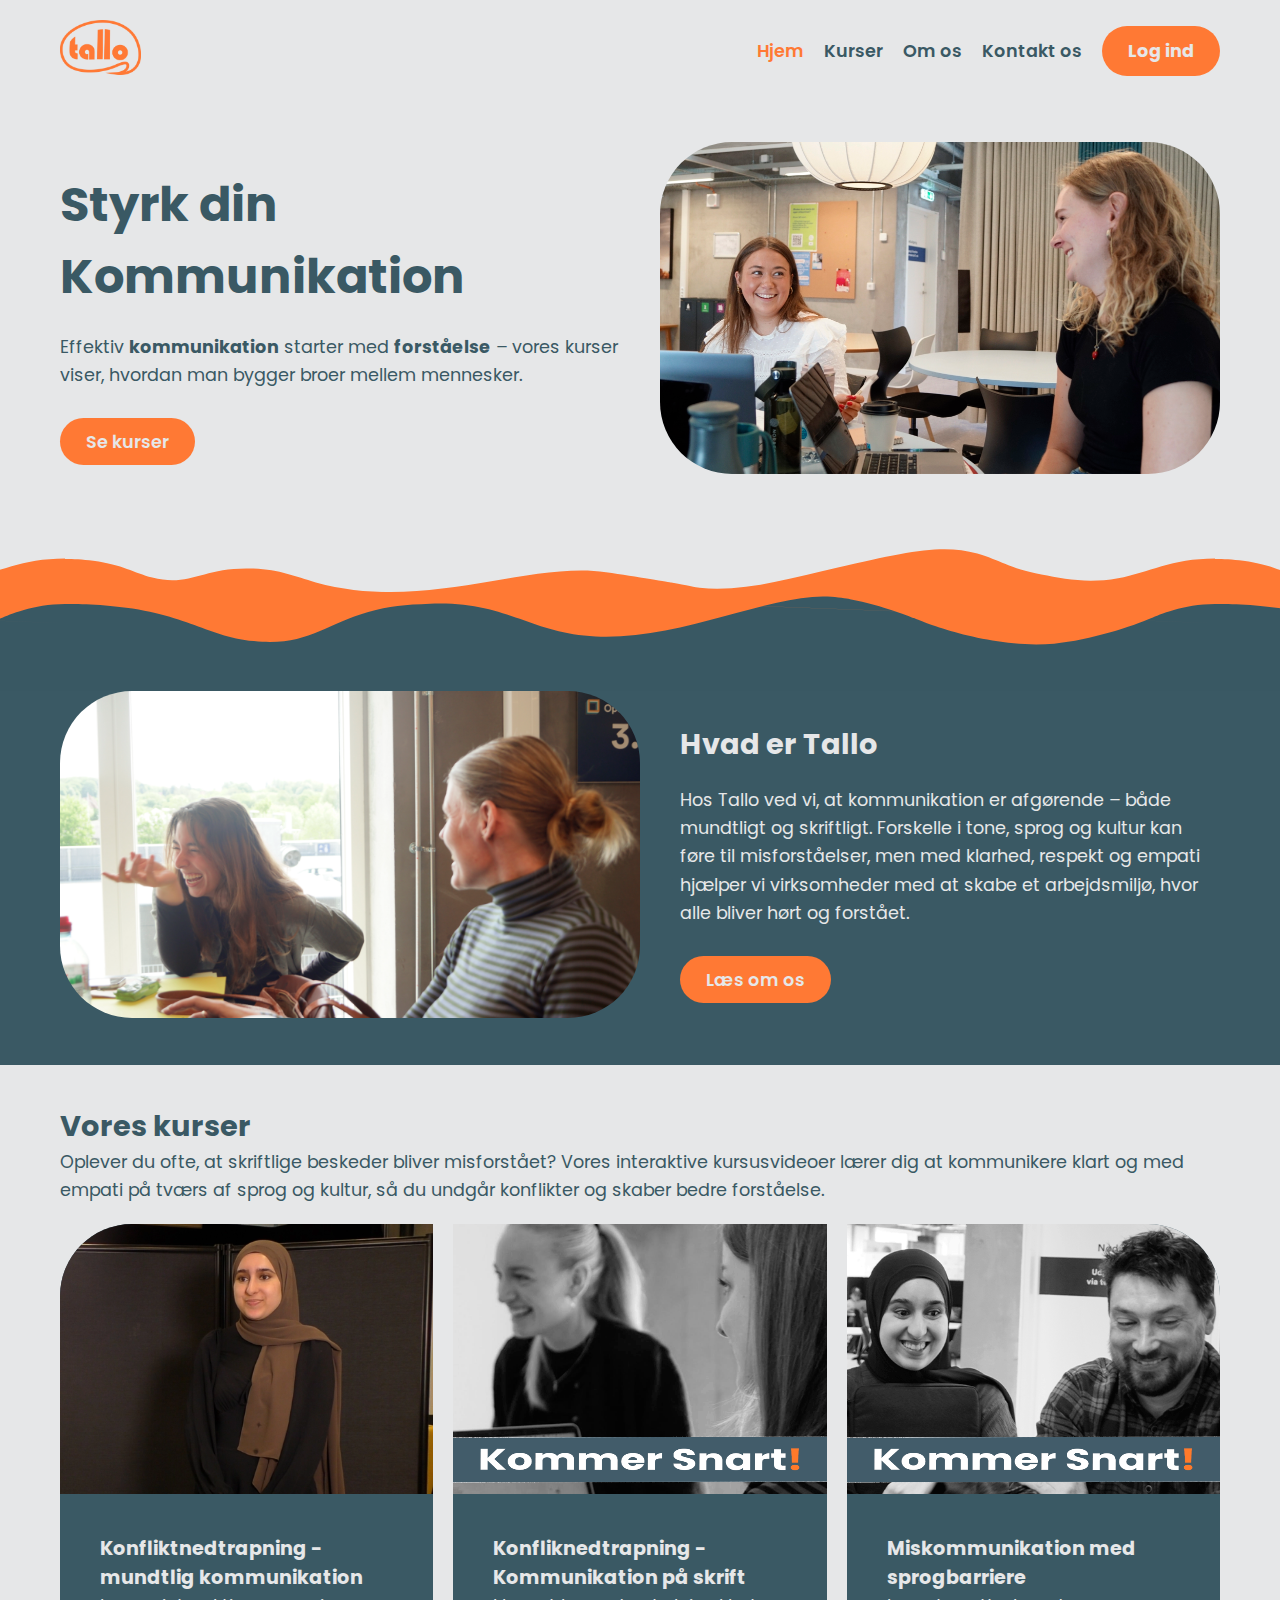
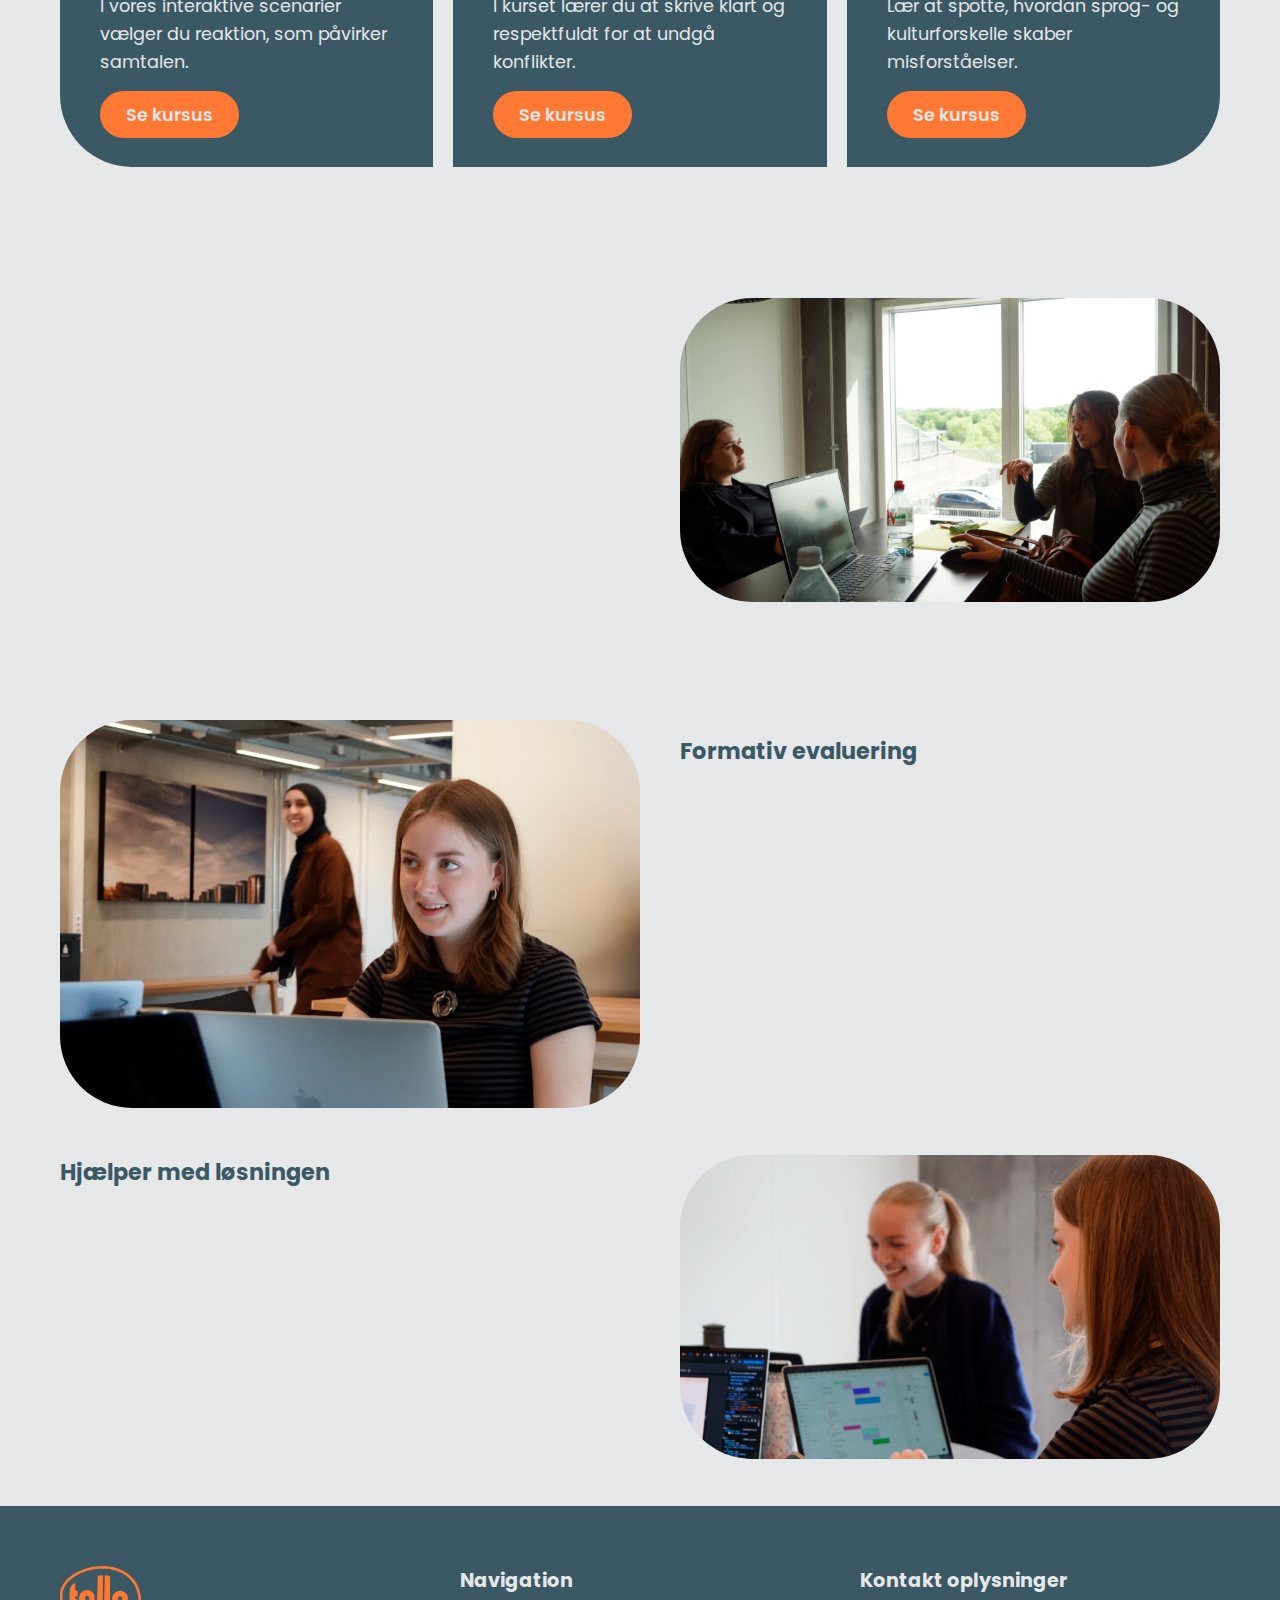
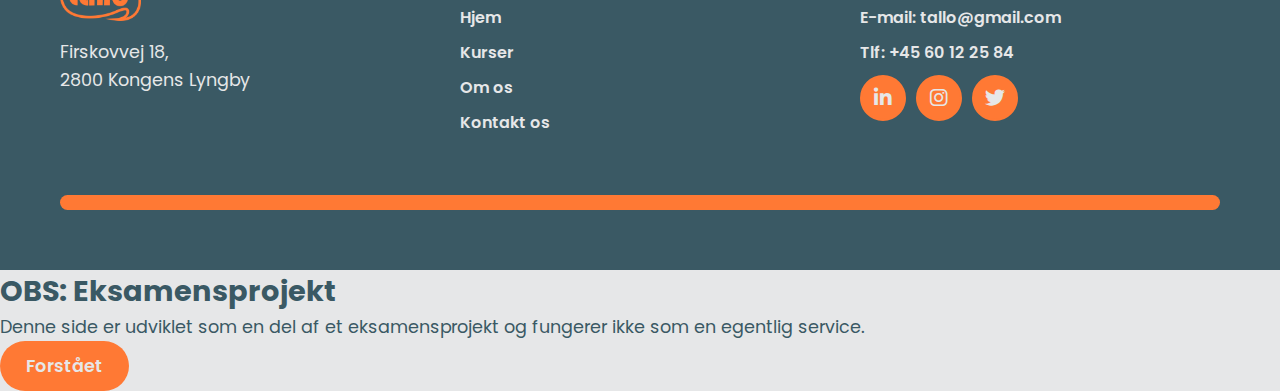
<file: index.html>
<!DOCTYPE html>
<html lang="da">
  <head>
    <meta charset="UTF-8" />
    <meta name="viewport" content="width=device-width, initial-scale=1.0" />
    <!-- Sets theme-color for the UI, especially used for mobiles -->
    <meta name="theme-color" content="#3a5964" />
    <meta name="robots" content="index, follow" />
    <link
      rel="sitemap"
      type="application/xml"
      title="Sitemap"
      href="sitemap.xml"
    />
    <meta
      name="description"
      content="Effektiv kommunikation starter med forståelse – opdag hvordan vi bygger broer mellem mennesker."
    />
    <title>Tallo - Styrk din Kommunikation</title>
    <link rel="icon" type="image/webp" href="img/icon-update.webp" />
    <link rel="stylesheet" href="style.css" />
    <!-- Open Graph -->
    <meta property="og:title" content="Tallo – Index" />
    <meta property="og:description" content="Lær mere om Index på Tallo." />
    <meta property="og:type" content="website" />
    <meta
      property="og:url"
      content="https://artbyhala.dk/Tallo/Tallo/index.html"
    />
    <meta property="og:site_name" content="Tallo" />
    <meta property="og:locale" content="da_DK" />
    <meta
      property="og:image"
      content="https://artbyhala.dk/Tallo/Tallo/img/icon-update.webp"
    />

    <!-- Twitter Card -->
    <meta name="twitter:card" content="summary_large_image" />
    <meta name="twitter:title" content="Tallo – Index" />
    <meta name="twitter:description" content="Lær mere om Index på Tallo." />
    <meta
      name="twitter:image"
      content="https://artbyhala.dk/Tallo/Tallo/img/icon-update.webp"
    />
    <script defer src="is-logged-in.js"></script>
    <script defer src="btt.js"></script>
    <script defer src="burgermenu.js"></script>
    <script defer src="login.js"></script>
    <script defer src="carousel.js"></script>
    <script defer src="loader.js"></script>
    <script defer src="study-pop-up.js"></script>
  </head>
  <!-- Google tag (gtag.js) -->
  <script
    async
    src="https://www.googletagmanager.com/gtag/js?id=G-6Y6X7QG16Y"
  ></script>
  <script>
    window.dataLayer = window.dataLayer || [];
    function gtag() {
      dataLayer.push(arguments);
    }
    gtag("js", new Date());

    gtag("config", "G-6Y6X7QG16Y");
  </script>

  <body>
    <!-- Loading Screen -->
    <div id="loader">
      <img src="img/logo-normal-update.webp" alt="Logo" class="logo" />
      <div class="dots">
        <span class="loading-dot"></span>
        <span class="loading-dot"></span>
        <span class="loading-dot"></span>
      </div>
    </div>

    <div class="content" style="display: none">
      <button class="btt" aria-label="Til toppen"></button>
      <!-- Navigation -->
      <header>
        <div class="logo">
          <a href="index.html"
            ><img
              src="img/logo-normal-update.webp"
              alt="Tallo Logo"
              aria-label="Til forsiden"
          /></a>
        </div>

        <!-- Burger Menu (only shows on mobile) -->
        <button class="burger" id="burger" aria-label="Toggle menu">
          <span></span>
          <span></span>
          <span></span>
        </button>

        <nav role="navigation" id="mobile-nav">
          <a class="active" href="index.html">Hjem</a>
          <a href="courses.html">Kurser</a>
          <a href="about-us.html">Om os</a>
          <a href="contact.html">Kontakt os</a>
          <!-- Login / Profil -->
          <a
            href="login.html"
            class="login-btn"
            id="login-button"
            aria-label="Log ind på din profil"
            >Log ind</a
          >
          <a
            href="profile.html"
            class="login-btn"
            id="profile-link"
            style="display: none"
            aria-label="Gå til din profil"
            >Min profil</a
          >
        </nav>
      </header>

      <main class="hero">
        <div>
          <h1>Styrk din Kommunikation</h1>
          <p>
            Effektiv <strong>kommunikation</strong> starter med <strong>forståelse</strong> –
            vores kurser viser, hvordan man bygger broer mellem mennesker.
          </p>

          <a class="cta-button" href="courses.html" aria-label="Se kurser"
            >Se kurser</a
          >
        </div>

        <div class="intro-image hidden-mobile">
          <img src="img/stock-img-4.webp" alt="Folk der kommunikerer" />
        </div>
      </main>

      <div class="waves"></div>

      <section class="intro-section">
        <!-- Wave-top SVG -->

        <div class="intro-content">
          <div class="intro-image">
            <img
              src="img/stock-img-1.webp"
              alt="To piger kommunikere sammen"
              loading="lazy"
            />
          </div>

          <div class="intro-text">
            <h2>Hvad er Tallo</h2>

            <p>
              Hos Tallo ved vi, at kommunikation er afgørende – både mundtligt
              og skriftligt. Forskelle i tone, sprog og kultur kan føre til
              misforståelser, men med klarhed, respekt og empati hjælper vi
              virksomheder med at skabe et arbejdsmiljø, hvor alle bliver hørt
              og forstået.
            </p>

            <a
              class="cta-button"
              href="about-us.html"
              aria-label="Gå til om os'"
              >Læs om os</a
            >
          </div>
        </div>
      </section>

      <section class="courses">
        <h2>Vores kurser</h2>
        <p>
          Oplever du ofte, at skriftlige beskeder bliver misforstået? Vores
          interaktive kursusvideoer lærer dig at kommunikere klart og med empati
          på tværs af sprog og kultur, så du undgår konflikter og skaber bedre
          forståelse.
        </p>

        <button class="scroll-btn left-btn">‹</button>
        <button class="scroll-btn right-btn">›</button>

        <div class="courses-content" id="carousel">
          
          <div class="box left">
            <div class="top top-left"></div>

            <div class="bottom">
              <div class="bottom-text">
                <h4>Konfliktnedtrapning - mundtlig kommunikation</h4>
                <p>
                  I vores interaktive scenarier vælger du reaktion, som påvirker
                  samtalen.
                </p>
              </div>

              <div>
                <a
                  class="cta-button"
                  href="courses.html#communicationVerbal"
                  aria-label="Se kursus om mundtlig kommunikation"
                  >Se kursus</a
                >
              </div>
            </div>
          </div>

          <div class="box middle">
            <div class="top top-middle">
              <img
                src="img/overlay.png"
                alt="Kommer Snart overlay"
                loading="lazy"
              />
            </div>

            <div class="bottom">
              <div class="bottom-text">
                <h4>Konfliknedtrapning - Kommunikation på skrift</h4>
                <p>
                  I kurset lærer du at skrive klart og respektfuldt for at undgå
                  konflikter.
                </p>
              </div>
              <div>
                <a
                  class="cta-button"
                  href="courses.html#communicationWritten"
                  aria-label="Se kursus om skriftlig kommunikation"
                  >Se kursus</a
                >
              </div>
            </div>
          </div>

          <div class="box right">
            <div class="top top-right">
              <img
                src="img/overlay.png"
                alt="Kommer Snart overlay"
                loading="lazy"
              />
            </div>

            <div class="bottom">
              <div class="bottom-text">
                <h4>Miskommunikation med sprogbarriere</h4>
                <p>
                  Lær at spotte, hvordan sprog- og kulturforskelle skaber
                  misforståelser.
                </p>
              </div>

              <div>
                <a
                  class="cta-button"
                  href="courses.html#languageBarrier"
                  aria-label="Se kursus om sprogbarrierer"
                  >Se kursus</a
                >
              </div>
            </div>
          </div>
        </div>

        <div class="dots" id="dots"></div>
      </section>


        <section class="theory-section" >
        <!-- Row 1 -->
        <div class="intro-content">
          <div class="intro-text">
            <h2>Kommunikation i praksis og teori</h2>
            <p>
              Tallo er udviklet med afsæt i kommunikationsteori og pædagogiske
                læringsprincipper. Vi bygger videre på klassiske modeller som
                Shannon og Weavers transmissionsmodel og Berlos SMCR-model, og
                kombinerer dem med nyere tilgange som emotionel intelligens og
                styrkebaseret feedback. Målet er ikke blot at forstå
                kommunikation – men at mestre den i praksis.

            </p>
            <p>
                 I Tallo lærer brugeren gennem handling og refleksion. Vores
                kursusstruktur bygger på Kolbs læringscirkel og tilbyder
                virkelighedsnære scenarier, hvor man træffer valg og ser
                konsekvensen af sin kommunikation. Denne metode skaber dyb
                forståelse og langtidsholdbare færdigheder.

            </p>
          </div>
          <div class="intro-image">
            <img src="img/stock-img-16.webp" alt="Koncept billede" />
          </div>
        </div>

        <div class="intro-content reverse">
          <div class="intro-image hidden-mobile">
            <img
              src="img/stock-img-5.webp"
              alt="Billede af kommunikation"
              loading="lazy"
            />
          </div>
          <div class="intro-text">
            <h3>Formativ evaluering</h3>
            <p>
              Vi arbejder med formativ evaluering – brugeren får kontinuerlig
                feedback i stedet for karakterer. Scenarier kan gentages og
                udforskes på nye måder, hvilket understøtter en iterativ
                læringsproces og styrker refleksiv praksis.
            </p>
            <p>
              Tallos indhold er designet med inspiration fra Appreciative
                Inquiry og dialogisk pædagogik. Det betyder, at vi fokuserer på
                styrker fremfor fejl, og lægger vægt på relationel læring.
                Kurserne er ikke blot information – de er samtaler og
                oplevelser.

            </p>
          </div>
        </div>

               
        <!-- Row 1 -->
        <div class="intro-content">
          <div class="intro-text">
            <h3>Hjælper med løsningen</h3>
            <p>
              Kurserne omfatter konfliktnedtrapning, skriftlig kommunikation
                og interkulturel forståelse. Vi anvender Hofstedes
                kulturteorier, Golemans begreber om selvregulering og Grices
                samtaleprincipper for at skabe en grundig og bred tilgang.


            </p>
            <p>
                 Tallo gør ikke brugeren perfekt – men bevidst. Bevidst om sine
                valg, sin tone og sin indvirkning. Det er her, transformationen
                starter.


            </p>
          </div>
          <div class="intro-image">
            <img src="img/stock-img-3.webp" alt="Koncept billede" />
          </div>
        </div>
      </section>

      

      <!-- Here comes the Footer -->
      <footer>
        <div class="footer-container">
          <div class="footer left">
            <div class="logo">
              <a href="index.html"
                ><img
                  src="img/logo-normal-update.webp"
                  alt="Tallo Logo"
                  aria-label="Til forsiden"
              /></a>
            </div>
            <p>Firskovvej 18, <br />2800 Kongens Lyngby</p>
          </div>

          <div role="navigation" class="footer middle">
            <h4>Navigation</h4>
            <a href="index.html">Hjem</a>
            <a href="courses.html">Kurser</a>
            <a href="about-us.html">Om os</a>
            <a href="contact.html">Kontakt os</a>
          </div>

          <div class="footer right">
            <h4>Kontakt oplysninger</h4>
            <a href="mailto:contact@cphbusiness.dk">E-mail: tallo@gmail.com</a>
            <a href="tel:+4560122584">Tlf: +45 60 12 25 84</a>
            <div class="links">
              <a href="https://www.linkedin.com/in/" target="_blank"
                ><i class="fab fa-linkedin-in"></i
              ></a>
              <a href="https://www.instagram.com/" target="_blank"
                ><i class="fab fa-instagram"></i
              ></a>
              <a href="https://www.twitter.com/" target="_blank"
                ><i class="fab fa-twitter"></i
              ></a>
            </div>
          </div>
        </div>

        <div class="footer-line">
          <div class="line"></div>
        </div>
      </footer>
    </div>
    <!-- Pop-Up -->
    <div id="exam-popup" class="exam-popup-overlay">
      <div class="exam-popup-box">
        <h2>OBS: Eksamensprojekt</h2>
        <p>
          Denne side er udviklet som en del af et eksamensprojekt og fungerer
          ikke som en egentlig service.
        </p>
        <button id="close-popup" class="cta-button">Forstået</button>
      </div>


    </div>
  </body>
</html>
</file>
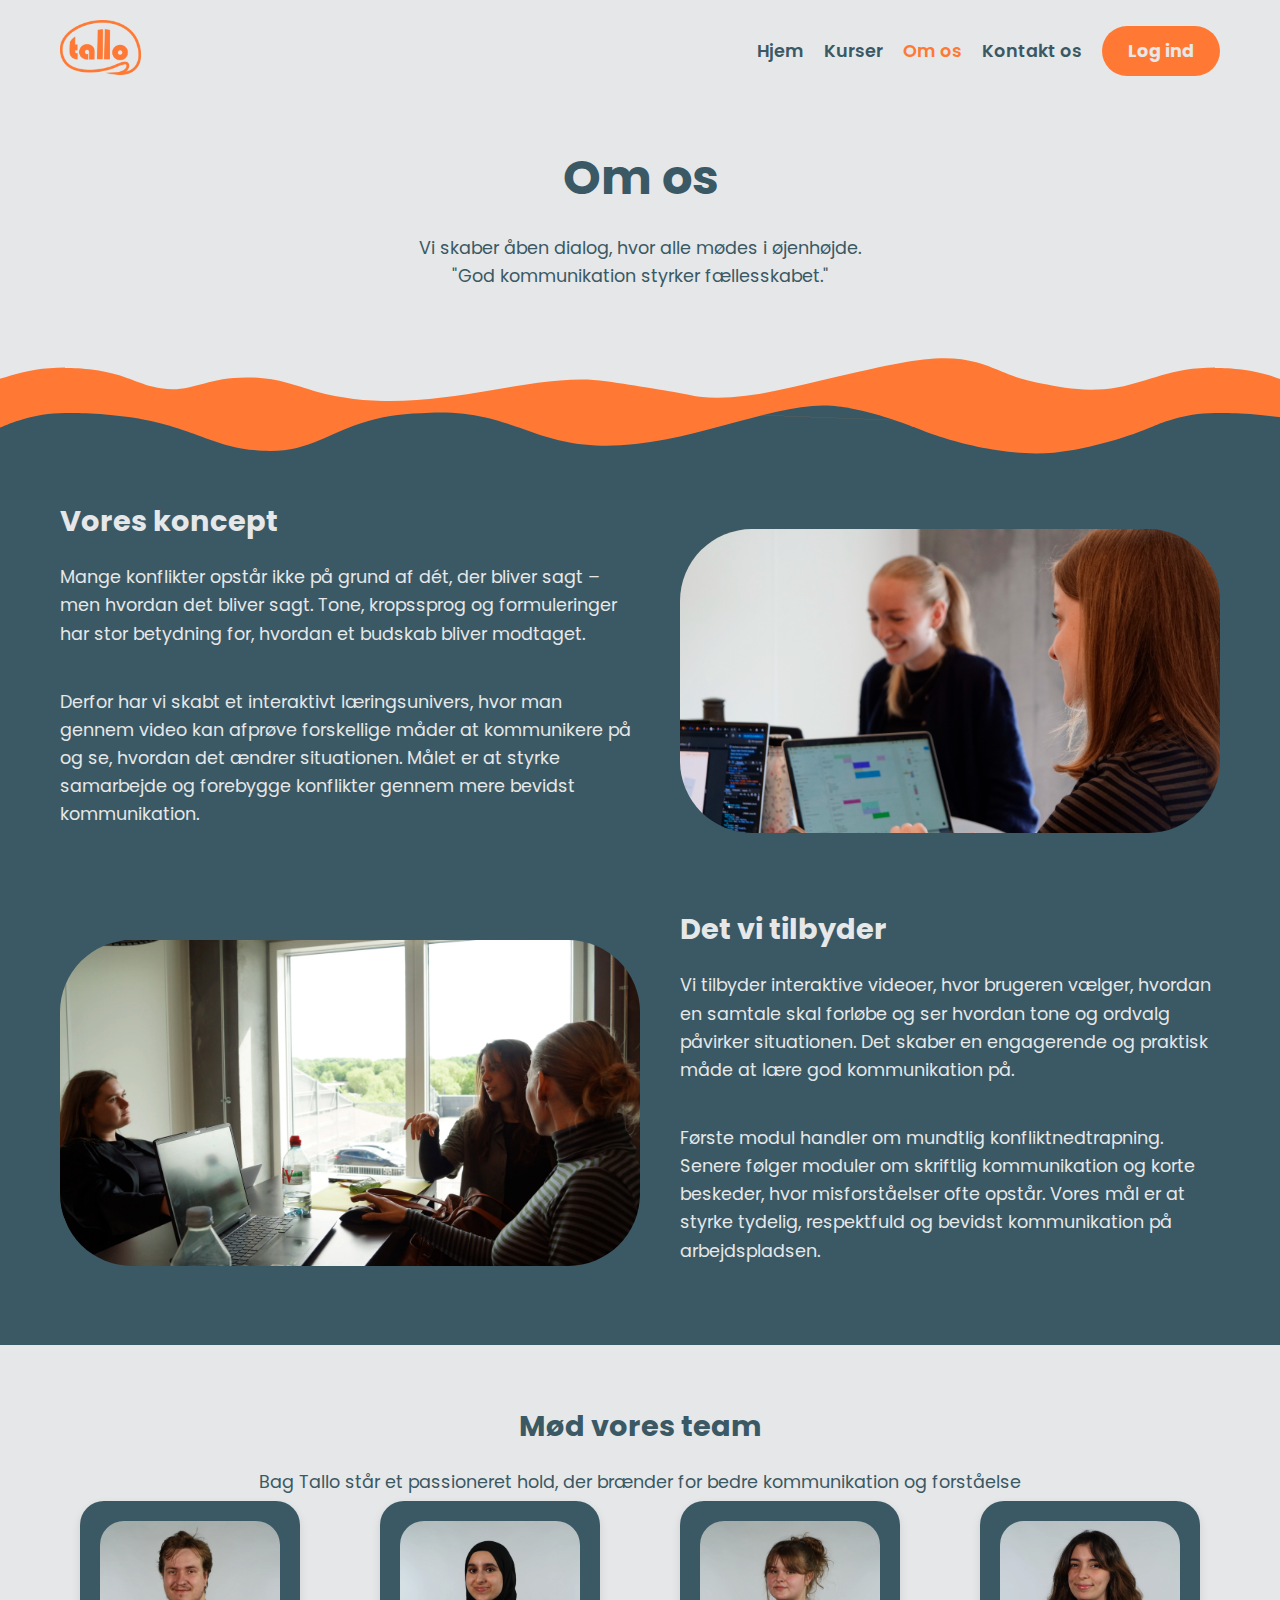
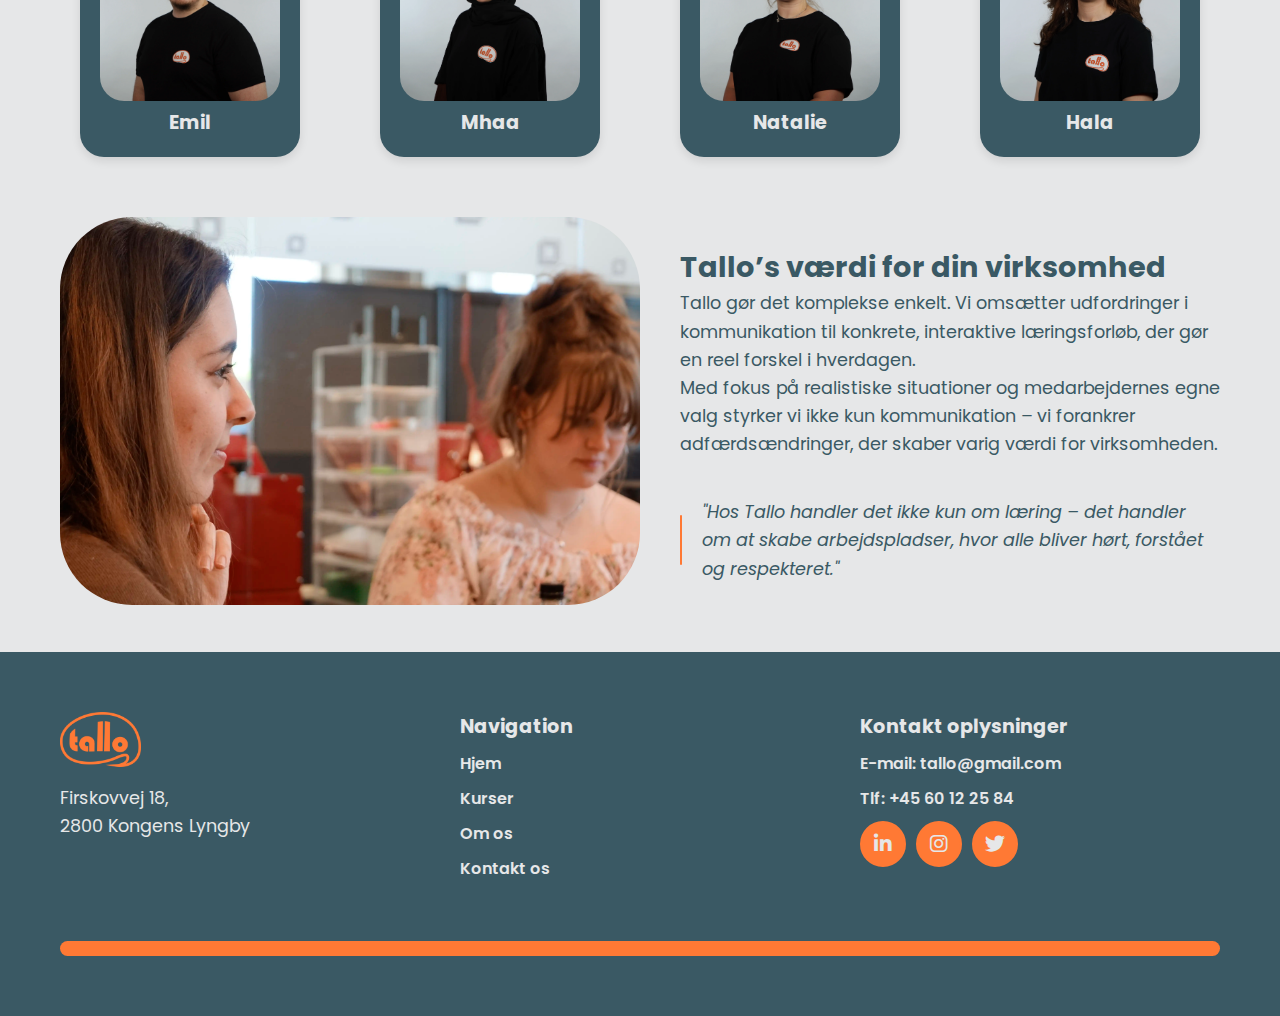
<file: about-us.html>
<!DOCTYPE html>
<html lang="da">

<head>
  <meta charset="UTF-8">
  <meta name="viewport" content="width=device-width, initial-scale=1.0">
  <!-- Sets theme-color for the UI, especially used for mobiles -->
  <meta name="theme-color" content="#3a5964" />
  <meta name="robots" content="index, follow">
  <meta name="description" content="Om Tallo, Om Teamet, Om Os.">
  <title>Om Os - Tallo</title>
  <link rel="shortcut icon" type="x-icon" href="img/icon-update.webp">
  <link rel="stylesheet" href="style.css">
  <script defer src="is-logged-in.js"></script>
  <script defer src="btt.js"></script>
  <script defer src="burgermenu.js"></script>
  <script defer src="card-toggle.js"></script>
  <script defer src="login.js"></script>
  <script defer src="loader.js"></script>
</head>
<!-- Google tag (gtag.js) -->
<script async src="https://www.googletagmanager.com/gtag/js?id=G-6Y6X7QG16Y"></script>
<script>
  window.dataLayer = window.dataLayer || [];
  function gtag() { dataLayer.push(arguments); }
  gtag('js', new Date());

  gtag('config', 'G-6Y6X7QG16Y');
</script>

<body>

  <div id="loader">
    <img src="img/logo-normal-update.webp" alt="Logo" class="logo" />
    <div class="dots">
      <span class="loading-dot"></span>
      <span class="loading-dot"></span>
      <span class="loading-dot"></span>
    </div>
  </div>

  <div class="content" style="display: none;"> 
  <button class="btt" aria-label="Til toppen"></button>

  <header>

    <div class="logo">
      <a href="index.html"><img src="img/logo-normal-update.webp" alt="Tallo Logo" aria-label="Til forsiden"></a>
    </div>

    <!-- Burger button (only shows on mobile) -->
    <button class="burger" id="burger" aria-label="Åben Menu">
      <span></span>
      <span></span>
      <span></span>
    </button>


    <nav role="navigation" id="mobile-nav">
      <a href="index.html">Hjem</a>
      <a href="courses.html">Kurser</a>
      <a  class="active" href="about-us.html" aria-current="Nuværende side">Om os</a>
      <a href="contact.html">Kontakt os</a>
      <!-- Login / Profil -->
      <a href="login.html" class="login-btn" id="login-button" aria-label="Log ind på din profil">Log ind</a>
      <a href="profile.html" class="login-btn" id="profile-link" style="display: none;" aria-label="Gå til din profil">Min profil</a>
    </nav>



  </header>


  <section class="about-hero">

    <div class="hero-container">

      <div class="hero-text">

        <h1>Om os</h1>

        <p>Vi skaber åben dialog, hvor alle mødes i øjenhøjde.
        </p>
        <p> "God kommunikation styrker fællesskabet."
        </p>

      </div>
    </div>
  </section>

  <!-- Wave-top SVG -->
  <div class="waves"></div>

  <section class="intro-section">
    <!-- Row 1 -->
    <div class="intro-content">
      <div class="intro-text">
        <h2>Vores koncept</h2>
        <p>Mange konflikter opstår ikke på grund af dét, der bliver sagt – men hvordan det bliver sagt. Tone, kropssprog
          og formuleringer har stor betydning for, hvordan et budskab bliver modtaget.</p>
        <p>Derfor har vi skabt et interaktivt læringsunivers, hvor man gennem video kan afprøve forskellige måder at
          kommunikere på og se, hvordan det ændrer situationen. Målet er at styrke samarbejde og forebygge konflikter
          gennem mere bevidst kommunikation.</p>
      </div>
      <div class="intro-image hidden-mobile">
        <img src="img/stock-img-3.webp" alt="Koncept billede">
      </div>
    </div>

    <div class="intro-content reverse">
      <div class="intro-image">
        <img src="img/komi-1-update.webp" alt="Billede af kommunikation">
      </div>
      <div class="intro-text">
        <h2>Det vi tilbyder</h2>
        <p>Vi tilbyder interaktive videoer, hvor brugeren vælger, hvordan en samtale skal forløbe og ser hvordan tone
          og ordvalg påvirker situationen. Det skaber en engagerende og praktisk måde at lære god kommunikation på.</p>
        <p>Første modul handler om mundtlig konfliktnedtrapning. Senere følger moduler om skriftlig kommunikation og
          korte beskeder, hvor misforståelser ofte opstår. Vores mål er at styrke tydelig, respektfuld og bevidst
          kommunikation på arbejdspladsen.
        </p>
      </div>

    </div>
  </section>

  <!-- meet the team -->
  <section class="team-section">
    <h2>Mød vores team</h2>
    <p>Bag Tallo står et passioneret hold, der brænder for bedre kommunikation og forståelse</p>

    <div class="team-container">
      <div class="team-card" id="card-emil" onclick="toggleCard('card-emil')" aria-label="Læs mere om Emil">
        <img src="img/teamCardEmil.webp" alt="Billede af Emil">
        <h4>Emil</h4>
        <div class="team-info">
          <p>Emil arbejder med front-end og interaktive løsninger. Han har haft ansvar for kodning og brugervenlighed.
          </p>
          <p>Se mere af Emils arbejde <a target="_blank" class="external-link"
              href="https://designsbygray.com/" aria-label="se mere af Emils arbejde">her.</a></p>
        </div>
      </div>

      <div class="team-card" id="card-mhaa" onclick="toggleCard('card-mhaa')" aria-label="Læs mere om Mhaa">
        <img src="img/teamCardMhaa.webp" alt="Billede af Mhaa">
        <h4>Mhaa</h4>
        <div class="team-info">
          <p>Mhaa har stået for grafisk design, brugerrejser og UX-orienterede beslutninger.</p>
          <p>Se mere af Mhaas arbejde <a target="_blank" class="external-link"
              href="https://mhaa0112gmail.com/Eksamensprojekt-1-semester/index.html" aria-label="se mere af Mhaas arbejde">her.</a></p>
        </div>
      </div>

      <div class="team-card" id="card-natalie" onclick="toggleCard('card-natalie')" aria-label="Læs mere om Natalie">
        <img src="img/teamCardNatalie.webp" alt="Billede af Natalie">
        <h4>Natalie</h4>
        <div class="team-info">
          <p>Natalie har arbejdet med tekstforfatning, storytelling og projektets tone of voice.</p>
          <p>Se mere af Natalies arbejde <a target="_blank" class="external-link"
              href="https://nvdesign.dk/portofolio/index.html" aria-label="se mere af Natalies arbejde">her.</a></p>
        </div>
      </div>

      <div class="team-card" id="card-hala" onclick="toggleCard('card-hala')" aria-label="Læs mere om Hala">
        <img src="img/teamCardHala.webp" alt="Billede af Hala">
        <h4>Hala</h4>
        <div class="team-info">
          <p>Hala har stået for dokumentation, research og sikring af kvalitet og kommunikation.</p>
          <p>Se mere af Halas arbejde <a target="_blank" class="external-link"
              href="https://artbyhala.dk/min%20portfolio/Opdateret%20Version/portfolio%20test%20med%20video%20loop/index.html" aria-label="se mere af Halas arbejde">her.</a>
          </p>
        </div>
      </div>
    </div>
  </section>


  <!-- Info scetion -->
  <section class="info-section">
    <div class="intro-content">

      <div class="intro-image">
        <img src="img/stock-img-9.webp" alt="Portræt">
      </div>

      <div class="info-text">
        <h2>Tallo’s værdi for din virksomhed</h2>
        <p>Tallo gør det komplekse enkelt. Vi omsætter udfordringer i kommunikation til konkrete, interaktive
          læringsforløb, der gør en reel forskel i hverdagen.
        </p>
        <p>Med fokus på realistiske situationer og medarbejdernes
          egne valg styrker vi ikke kun kommunikation – vi forankrer adfærdsændringer, der skaber varig værdi for
          virksomheden. </p>
        <div class="big-quote">
          <div class="quote-line"></div>
          <p>"Hos Tallo handler det ikke kun om læring – det handler om at skabe arbejdspladser, hvor alle bliver hørt,
            forstået og respekteret."</p>
        </div>
      </div>
  </section>

  <footer>
    <div class="footer-container">
      <div class="footer left">
        <div class="logo">
          <a href="index.html"><img src="img/logo-normal-update.webp" alt="Tallo Logo" aria-label="Til forsiden"/></a>
        </div>
        <p>Firskovvej 18, <br />2800 Kongens Lyngby</p>
      </div>

      <div role="navigation" class="footer middle">
        <h4>Navigation</h4>
        <a href="index.html">Hjem</a>
        <a href="courses.html">Kurser</a>
        <a href="about-us.html" aria-current="Nuværende side">Om os</a>
        <a href="contact.html">Kontakt os</a>
      </div>

      <div class="footer right">
        <h4>Kontakt oplysninger</h4>
        <a href="mailto:contact@cphbusiness.dk">E-mail: tallo@gmail.com</a>
        <a href="tel:+4560122584">Tlf: +45 60 12 25 84</a>
        <div class="links">
          <a href="https://www.linkedin.com/in/" target="_blank"><i class="fab fa-linkedin-in"></i></a>
          <a href="https://www.instagram.com/" target="_blank"><i class="fab fa-instagram"></i></a>
          <a href="https://www.twitter.com/" target="_blank"><i class="fab fa-twitter"></i></a>
        </div>

      </div>
    </div>

    <div class="footer-line">
      <div class="line"></div>
    </div>
  </footer>
</div>
</body>

</html>
</file>
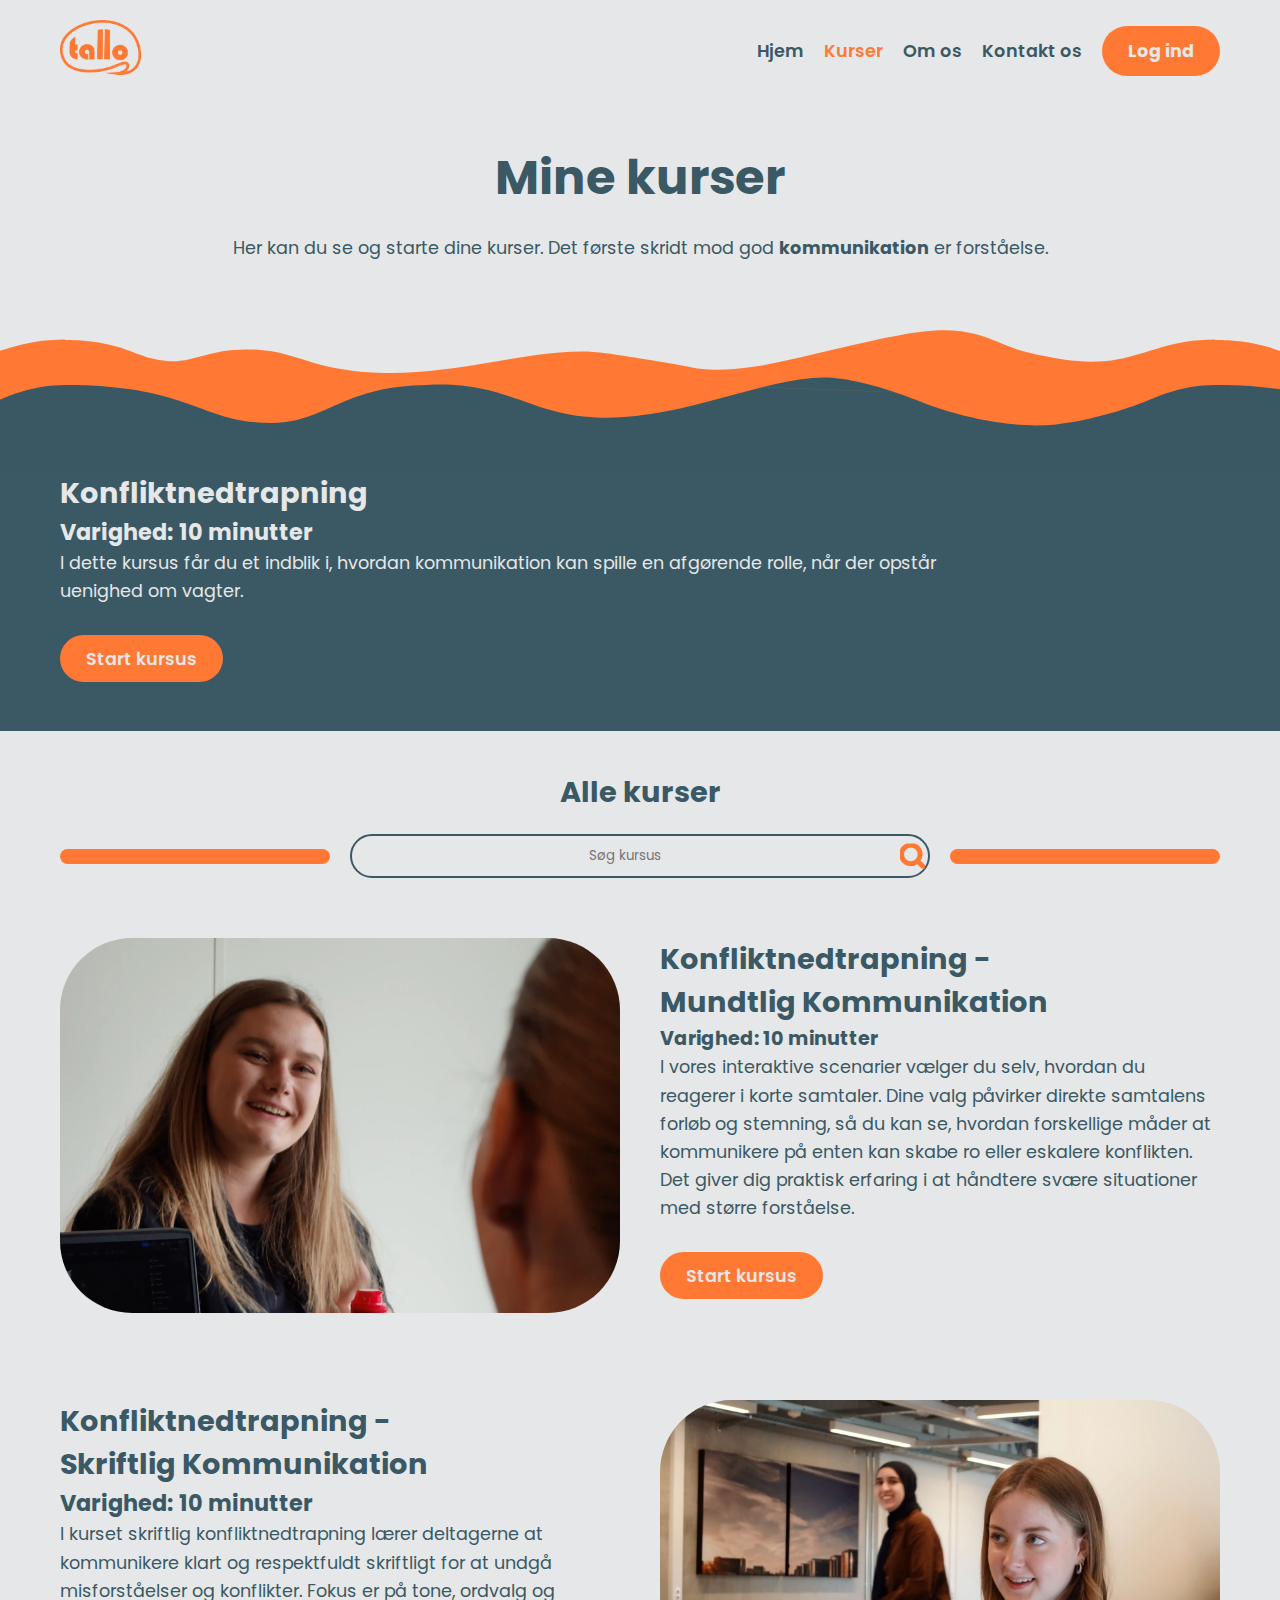
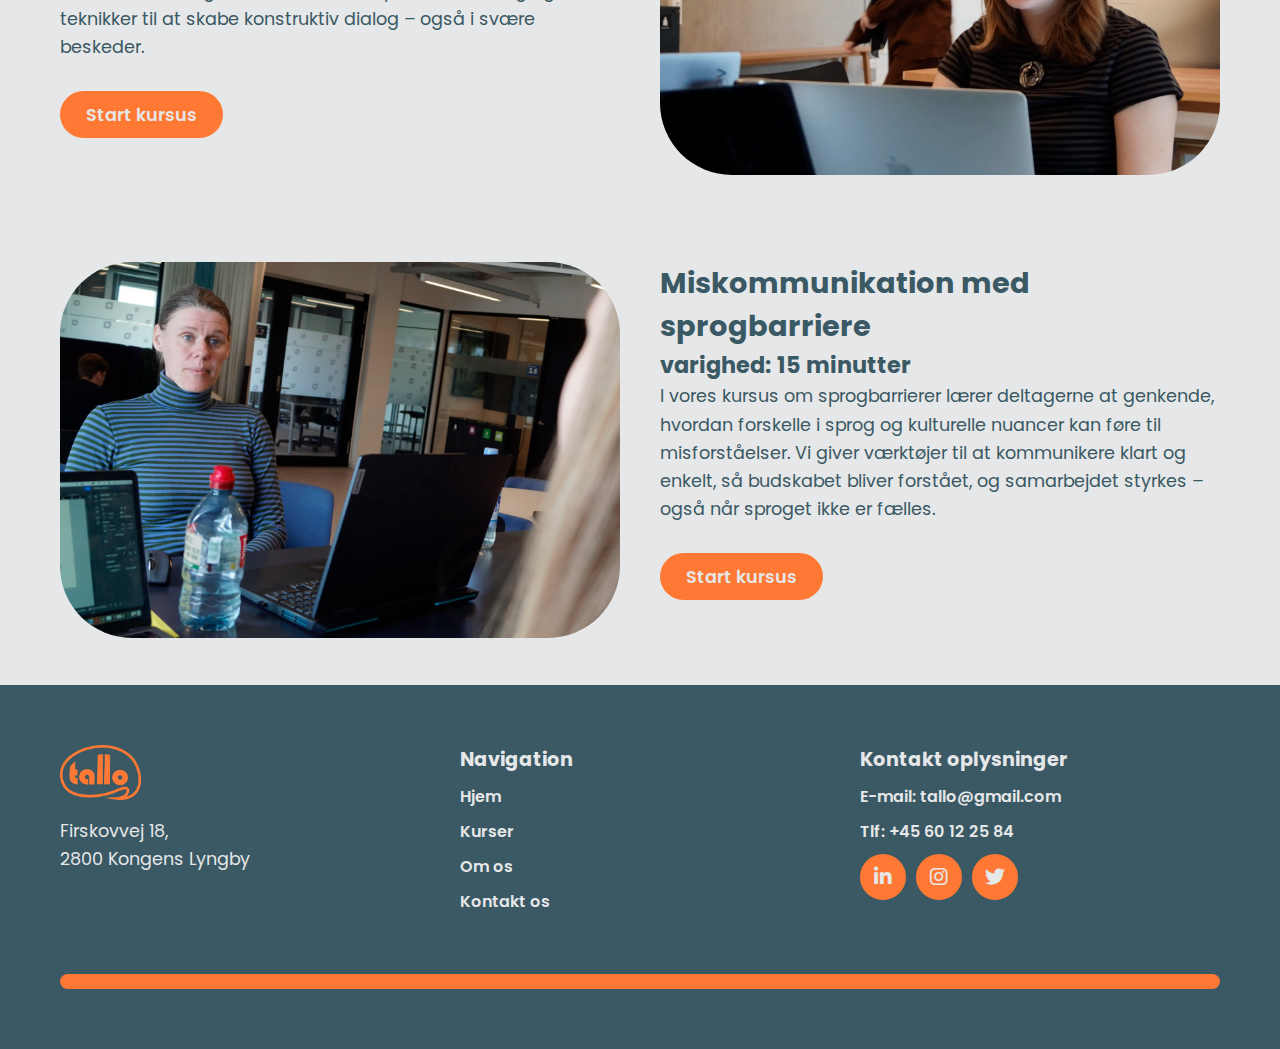
<file: courses.html>
<!DOCTYPE html>
<html lang="da">

<head>
  <meta charset="UTF-8" />
  <meta name="viewport" content="width=device-width, initial-scale=1.0" />
  <!-- Sets theme-color for the UI, especially used for mobiles -->
  <meta name="theme-color" content="#3a5964" />
  <meta name="robots" content="index, follow" />
  <meta name="description" content="Kommunikations kurser for erhvervsmarkedet og arbejdspladser." />
  <title>Kurser - Tallo</title>
  <link rel="shortcut icon" type="x-icon" href="img/icon.png" />
  <link rel="stylesheet" href="style.css" />
  <script defer src="course-search.js"></script>
  <script defer src="is-logged-in.js"></script>
  <script defer src="burgermenu.js"></script>
  <script defer src="btt.js"></script>
  <script defer src="login.js"></script>
</head>

<body>
  <button class="btt"></button>

  <!-- Navigation -->
  <header>
    <div class="logo">
      <a href="index.html"><img src="img/logo-normal.png" alt="Logo" /></a>
    </div>

    <!-- Burger button (only shows on mobile) -->
    <button class="burger" id="burger" aria-label="Toggle menu">
      <span></span>
      <span></span>
      <span></span>
    </button>

    <nav id="mobile-nav">
      <a href="index.html">Hjem</a>
      <a class="active" href="courses.html">Kurser</a>
      <a  href="about-us.html">Om os</a>
      <a href="contact.html">Kontakt os</a>
      <!-- Login / Profil -->
      <a href="login.html" class="login-btn" id="login-button">Log ind</a>
      <a href="profile.html" class="login-btn" id="profile-link" style="display: none;">Min profil</a>
    </nav>
  </header>

  <overfold class="about-hero">
    <div class="hero-container">
      <div class="hero-text">
        <h1>Mine kurser</h1>

        <p>
          Her kan du se og starte dine kurser. Det første skridt mod god
          <strong>kommunikation</strong> er forståelse.
        </p>
      </div>
    </div>
  </overfold>

  <div class="waves"></div>
  <section class="intro-section kurser">
    <div class="kursus-content">
      <h2>Konfliktnedtrapning</h2>
      <h3>Varighed: 10 minutter</h3>
      <p class="feeder-text">
        I dette kursus får du et indblik i, hvordan kommunikation kan spille
        en afgørende rolle, når der opstår uenighed om vagter.
      </p>

      <div class="kursus-button">
        <a id="start-course-btn" class="cta-button" target="_blank" href="contact-course-1.html">Start kursus</a>
      </div>
    </div>
  </section>

  <section class="all-courses">
    
    
  <main class="search-bar">

    <div class="search-bar-header">
      <h2>Alle kurser</h2>
    </div>

      <div class="search-bar-content">
        <div class="line"></div>

        <div class="search-bar-center">
          

          <div class="input-wrapper">
            <svg class="search-icon" fill="#ccc" height="25px" width="25px" xmlns="http://www.w3.org/2000/svg"
              viewBox="0 0 512 512">
                          <path d="M495,466.1l-110.1-110.1c31.1-37.7,48-84.6,48-134
                          c0-56.4-21.9-109.3-61.8-149.2C331.3,32.9,278.3,11,222,11
                          c-56.3,0-109.3,21.9-149.2,61.8C32.9,112.6,11,165.6,11,222
                          c0,56.3,21.9,109.3,61.8,149.2C112.6,411,165.6,433,222,433
                          c49.5,0,96.4-16.9,134-48l110.1,110c8,8,20.9,8,28.9,0
                          C503,487,503,474.1,495,466.1z M101.7,342.2c-32.2-32.1-49.9-74.8-49.9-120.2
                          c0-45.4,17.7-88.2,49.8-120.3c32.1-32.1,74.8-49.8,120.3-49.8
                          c45.4,0,88.2,17.7,120.3,49.8c32.1,32.1,49.8,74.8,49.8,120.3
                          c0,45.4-17.7,88.2-49.8,120.3c-32.1,32.1-74.9,49.8-120.3,49.8
                          C176.3,392,133.6,374.3,101.7,342.2z" />
            </svg>
            <input type="text" id="course-search" placeholder="Søg kursus" />
          </div>
        </div>

        <div class="line"></div>
      </div>
    </main>

    <section id="course-list" class="course-container">
      <div class="course-box">
        <div class="intro-image course-img">
          <img src="img/stock-img-7.webp" alt="Kursus 1 billede" />
        </div>

        <div>
          <h2>Konfliktnedtrapning -</h2>
          <h2>Mundtlig Kommunikation</h2>
          <h4>Varighed: 10 minutter</h4>

          <p>
            I vores interaktive scenarier vælger du selv, hvordan du reagerer
            i korte samtaler. Dine valg påvirker direkte samtalens forløb og
            stemning, så du kan se, hvordan forskellige måder at kommunikere
            på enten kan skabe ro eller eskalere konflikten. Det giver dig
            praktisk erfaring i at håndtere svære situationer med større
            forståelse.
          </p>

          <a class="cta-button" href="contact-course-1.html">Start kursus</a>
        </div>
      </div>
      <div class="course-box">
        <div class="intro-image course-img">
          <img src="img/stock-img-5.webp" alt="kursus 2 billede" />
        </div>

        <div>
          <h2>Konfliktnedtrapning -</h2>
          <h2>Skriftlig Kommunikation</h2>
          <h3>Varighed: 10 minutter</h3>

          <p>
            I kurset skriftlig konfliktnedtrapning lærer deltagerne at
            kommunikere klart og respektfuldt skriftligt for at undgå
            misforståelser og konflikter. Fokus er på tone, ordvalg og
            teknikker til at skabe konstruktiv dialog – også i svære beskeder.
          </p>

          <a class="cta-button" href="not-ready.html">Start kursus</a>
        </div>
      </div>
      <div class="course-box">
        <div class="intro-image course-img">
          <img src="img/stock-img-8.webp" alt="Kursus 3 billede" />
        </div>

        <div>
          <h2>Miskommunikation med sprogbarriere</h2>
          <h3>varighed: 15 minutter</h3>

          <p>
            I vores kursus om sprogbarrierer lærer deltagerne at genkende,
            hvordan forskelle i sprog og kulturelle nuancer kan føre til
            misforståelser. Vi giver værktøjer til at kommunikere klart og
            enkelt, så budskabet bliver forstået, og samarbejdet styrkes –
            også når sproget ikke er fælles.
          </p>

          <a class="cta-button" href="not-ready.html">Start kursus</a>
        </div>
      </div>
    </section>
  </section>

  <footer>
    <div class="footer-container">
      <div class="footer left">
        <div class="logo">
          <a href="index.html"><img src="img/logo-normal.png" alt="Tallo Logo" /></a>
        </div>
        <p>Firskovvej 18, <br />2800 Kongens Lyngby</p>
      </div>

      <div class="footer middle">
        <h4>Navigation</h4>
        <a href="index.html">Hjem</a>
        <a href="courses.html">Kurser</a>
        <a href="about-us.html">Om os</a>
        <a href="contact.html">Kontakt os</a>
      </div>

      <div class="footer right">
        <h4>Kontakt oplysninger</h4>
        <a href="mailto:contact@cphbusiness.dk">E-mail: tallo@gmail.com</a>
        <a href="tel:+4560122584">Tlf: +45 60 12 25 84</a>
        <div class="links">
          <a href="https://www.linkedin.com/in/" target="_blank"><i class="fab fa-linkedin-in"></i></a>
          <a href="https://www.instagram.com/" target="_blank"><i class="fab fa-instagram"></i></a>
          <a href="https://www.twitter.com/" target="_blank"><i class="fab fa-twitter"></i></a>
        </div>
      </div>
    </div>

    <div class="footer-line">
      <div class="line"></div>
    </div>
  </footer>
</body>

</html>
</file>
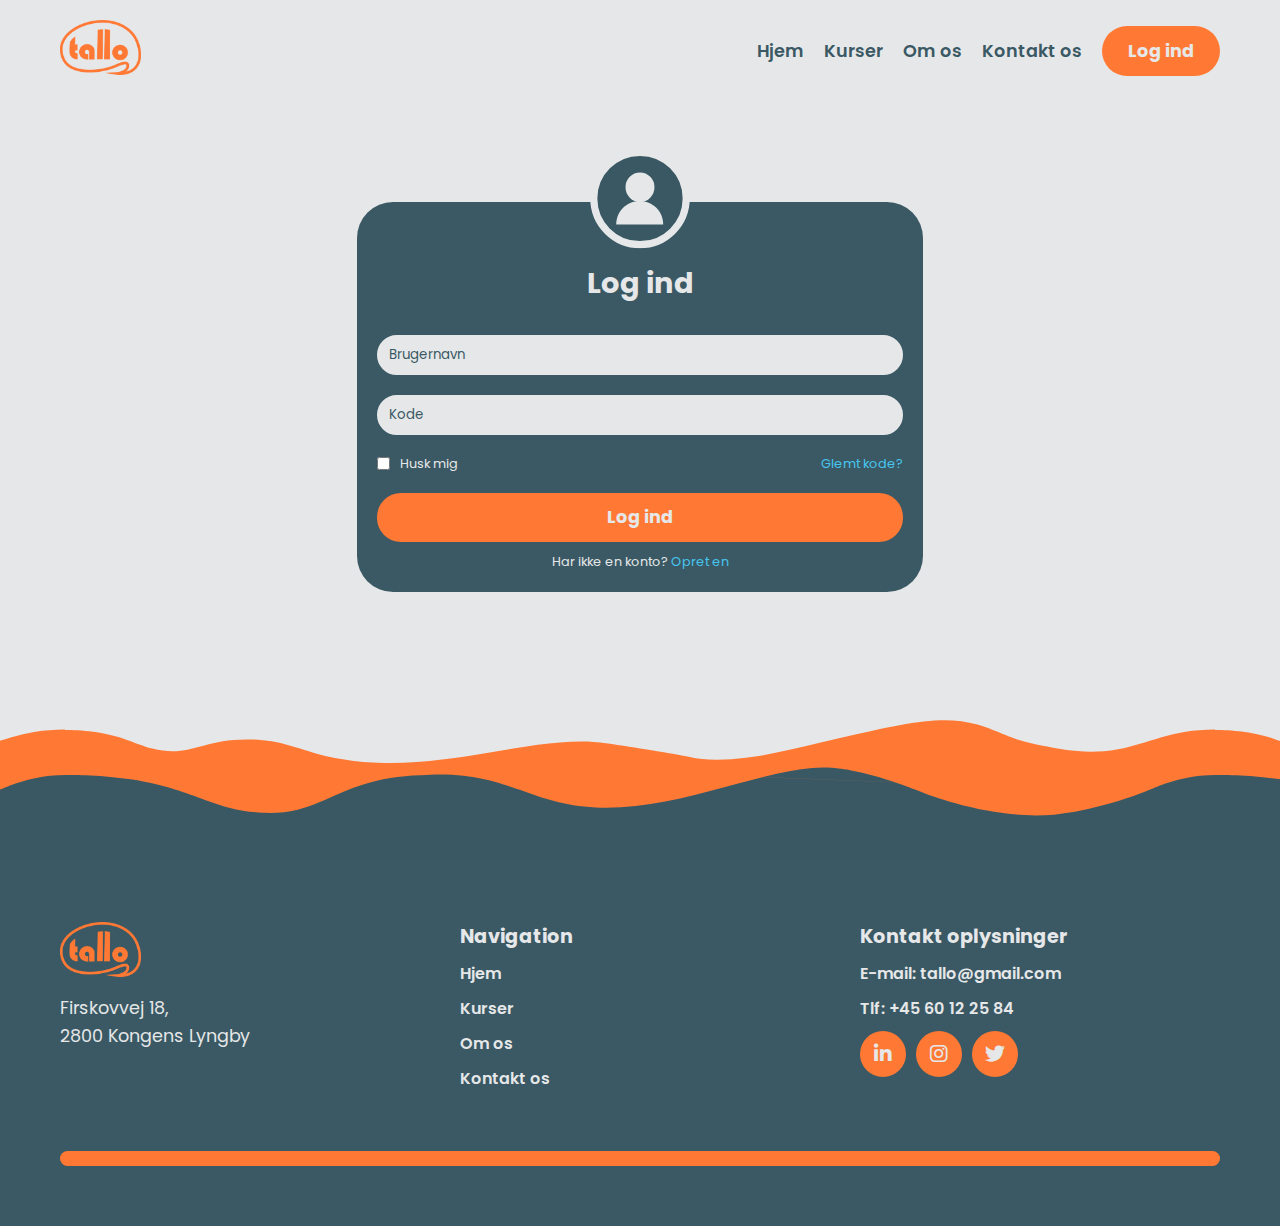
<file: login.html>
<!DOCTYPE html>
<html lang="da">
  <head>
    <meta charset="UTF-8" />
    <meta name="viewport" content="width=device-width, initial-scale=1.0" />
    <!-- Sets theme-color for the UI, especially used for mobiles -->
    <meta name="theme-color" content="#3a5964" />
    <meta name="robots" content="index, nofollow" />
    <meta
      name="description"
      content="Log ind på Tallo, bliv bedre til at kommunikere"
    />
    <title>Log Ind - Tallo</title>
    <link rel="shortcut icon" type="x-icon" href="img/icon-update.webp" />
    <link rel="stylesheet" href="style.css" />
    <script defer src="login.js"></script>
    <script defer src="burgermenu.js"></script>
    <script defer src="loader.js"></script>
  </head>
  <!-- Google tag (gtag.js) -->
  <script
    async
    src="https://www.googletagmanager.com/gtag/js?id=G-6Y6X7QG16Y"
  ></script>
  <script>
    window.dataLayer = window.dataLayer || [];
    function gtag() {
      dataLayer.push(arguments);
    }
    gtag("js", new Date());

    gtag("config", "G-6Y6X7QG16Y");
  </script>

  <body>
    <div id="loader">
      <img src="img/logo-normal-update.webp" alt="Logo" class="logo" />
      <div class="dots">
        <span class="loading-dot"></span>
        <span class="loading-dot"></span>
        <span class="loading-dot"></span>
      </div>
    </div>
    <div class="content" style="display: none">
      <!-- Navigation -->
      <header>
        <div class="logo">
          <a href="index.html"
            ><img
              src="img/logo-normal-update.webp"
              alt="Tallo Logo"
              aria-label="Til forsiden"
          /></a>
        </div>

        <button class="burger" id="burger" aria-label="Åben Menu">
          <span></span>
          <span></span>
          <span></span>
        </button>

        <nav role="navigation" id="mobile-nav">
          <a href="index.html">Hjem</a>
          <a href="courses.html">Kurser</a>
          <a href="about-us.html">Om os</a>
          <a href="contact.html">Kontakt os</a>
          <!-- Login / Profil -->
          <a
            href="login.html"
            class="login-btn"
            id="login-button"
            aria-label="Log ind på din profil"
            aria-current="Nuværende side"
            >Log ind</a
          >
          <a
            href="profile.html"
            class="login-btn"
            id="profile-link"
            style="display: none"
            aria-label="Gå til din profil"
            >Min profil</a
          >
        </nav>
      </header>

      <main>
        <div class="main-container">
          <div id="login-screen" class="login-box">
            <div class="login-content">
              <div class="icon">
                <img src="img/user-icon.svg" alt="Brugerikon" />
              </div>
              <h1>Log ind</h1>

              <div class="input-box">
                <input
                  type="text"
                  id="username"
                  placeholder="Brugernavn"
                  autocomplete="username"
                />
                <input
                  type="password"
                  id="password"
                  placeholder="Kode"
                  autocomplete="current-password"
                />
              </div>

              <div class="login-options">
                <label class="remember-me">
                  <input type="checkbox" /> Husk mig
                </label>
                <a
                  href="#"
                  class="forgot-password"
                  aria-label="Glemt din adgangskode?"
                  >Glemt kode?</a
                >
              </div>

              <button
                id="submit-login"
                class="login-btn"
                aria-label="Log ind på din profil"
              >
                Log ind
              </button>
              <p id="login-error"></p>

              <p class="signup" aria-label="Opret en ny konto">
                Har ikke en konto? <a href="#">Opret en</a>
              </p>
            </div>
          </div>
        </div>
      </main>

      <div class="waves"></div>

      <!-- Here comes the Footer -->
      <footer>
        <div class="footer-container">
          <div class="footer left">
            <div class="logo">
              <a href="index.html"
                ><img
                  src="img/logo-normal-update.webp"
                  alt="Tallo Logo"
                  aria-label="Til forsiden"
              /></a>
            </div>
            <p>Firskovvej 18, <br />2800 Kongens Lyngby</p>
          </div>

          <div role="navigation" class="footer middle">
            <h4>Navigation</h4>
            <a href="index.html">Hjem</a>
            <a href="courses.html">Kurser</a>
            <a href="about-us.html">Om os</a>
            <a href="contact.html">Kontakt os</a>
          </div>

          <div class="footer right">
            <h4>Kontakt oplysninger</h4>
            <a href="mailto:contact@cphbusiness.dk">E-mail: tallo@gmail.com</a>
            <a href="tel:+4560122584">Tlf: +45 60 12 25 84</a>
            <div class="links">
              <a href="https://www.linkedin.com/in/" target="_blank"
                ><i class="fab fa-linkedin-in"></i
              ></a>
              <a href="https://www.instagram.com/" target="_blank"
                ><i class="fab fa-instagram"></i
              ></a>
              <a href="https://www.twitter.com/" target="_blank"
                ><i class="fab fa-twitter"></i
              ></a>
            </div>
          </div>
        </div>

        <div class="footer-line">
          <div class="line"></div>
        </div>
      </footer>
    </div>
  </body>
</html>
</file>
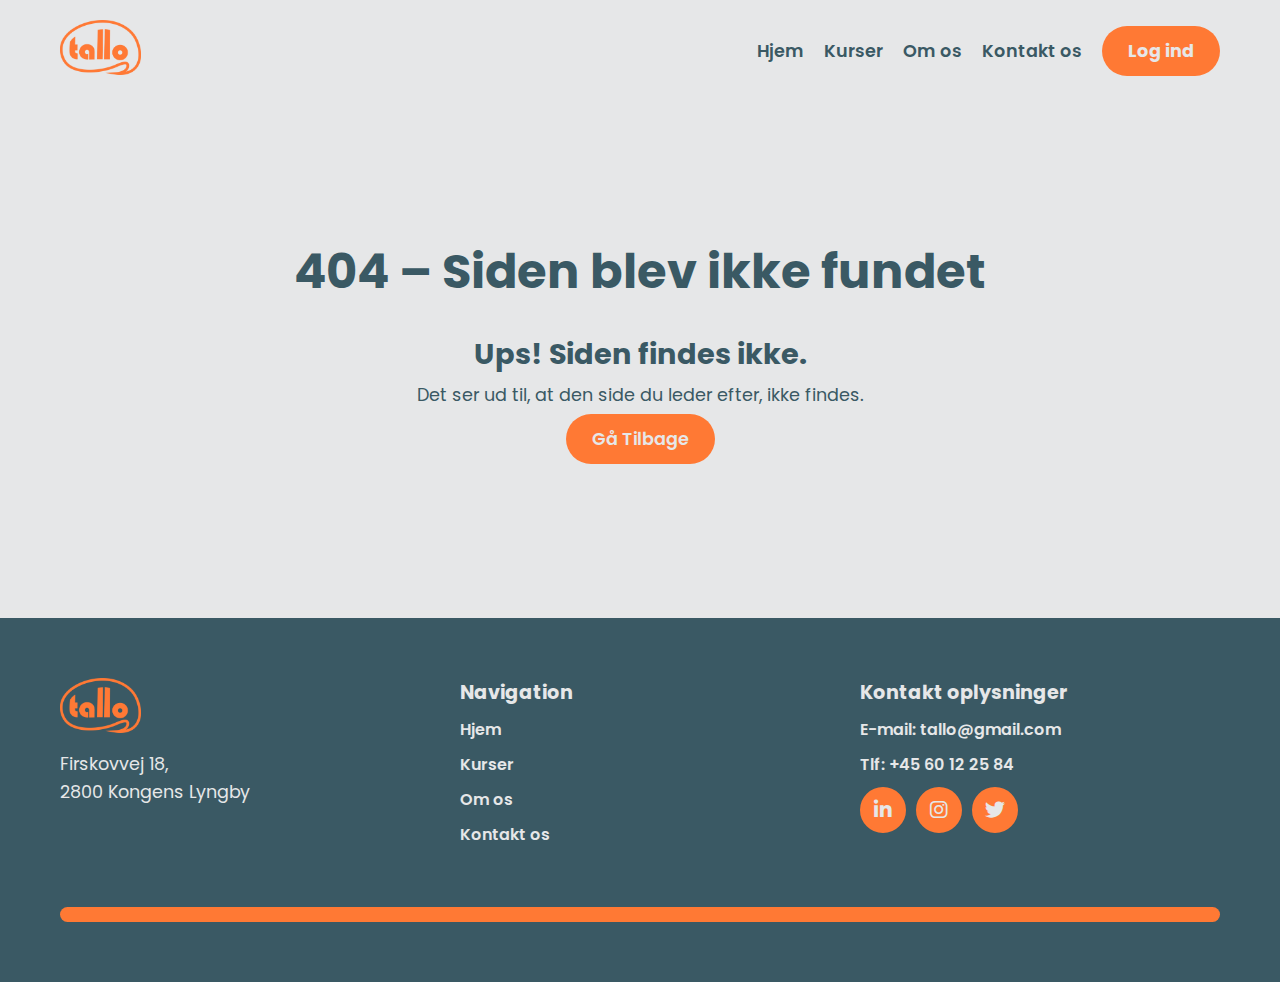
<file: not-ready.html>
<!DOCTYPE html>
<html lang="da">
  <head>
    <meta charset="UTF-8" />
    <meta name="viewport" content="width=device-width, initial-scale=1.0" />
    <meta name="theme-color" content="#3a5964" />
    <meta name="robots" content="noindex, nofollow" />
    <title>404 – Siden findes ikke | Tallo</title>
    <link rel="shortcut icon" type="image/webp" href="img/icon-update.webp" />
    <link rel="stylesheet" href="style.css" />
    <script defer src="is-logged-in.js"></script>
    <script defer src="burgermenu.js"></script>
    <script defer src="btt.js"></script>
    <script defer src="goback.js"></script>
    <script defer src="loader.js"></script>
  </head>
  <!-- Google tag (gtag.js) -->
  <script
    async
    src="https://www.googletagmanager.com/gtag/js?id=G-6Y6X7QG16Y"
  ></script>
  <script>
    window.dataLayer = window.dataLayer || [];
    function gtag() {
      dataLayer.push(arguments);
    }
    gtag("js", new Date());

    gtag("config", "G-6Y6X7QG16Y");
  </script>

  <body>
    <div id="loader">
      <img src="img/logo-normal-update.webp" alt="Logo" class="logo" />
      <div class="dots">
        <span class="loading-dot"></span>
        <span class="loading-dot"></span>
        <span class="loading-dot"></span>
      </div>
    </div>

    <div class="content" style="display: none">
      <button class="btt" aria-label="Til toppen"></button>

      <header>
        <div class="logo">
          <a href="index.html"
            ><img
              src="img/logo-normal-update.webp"
              alt="Tallos Logo"
              aria-label="Til forsiden"
          /></a>
        </div>

        <!-- Burger menu (only shows on mobile) -->
        <button class="burger" id="burger" aria-label="Åben Menu">
          <span></span>
          <span></span>
          <span></span>
        </button>

        <nav role="navigation" id="mobile-nav">
          <a href="index.html">Hjem</a>
          <a href="courses.html">Kurser</a>
          <a href="about-us.html">Om os</a>
          <a href="contact.html">Kontakt os</a>
          <!-- Login / Profil -->
          <a
            href="login.html"
            class="login-btn"
            id="login-button"
            aria-label="Log ind på din profil"
            >Log ind</a
          >
          <a
            href="profile.html"
            class="login-btn"
            id="profile-link"
            style="display: none"
            aria-label="Gå til din profil"
            >Min profil</a
          >
        </nav>
      </header>

      <!-- 404 content -->
      <div class="notfound-page">
        <main class="notfound-container">
          <h1>404 – Siden blev ikke fundet</h1>
          <h2>Ups! Siden findes ikke.</h2>
          <p>Det ser ud til, at den side du leder efter, ikke findes.</p>
          <button class="cta-button close-button">Gå Tilbage</button>
        </main>

        <!-- Here comes the Footer -->
        <footer>
          <div class="footer-container">
            <div class="footer left">
              <div class="logo">
                <a href="index.html"
                  ><img
                    src="img/logo-normal-update.webp"
                    alt="Tallo Logo"
                    aria-label="Til forsiden"
                /></a>
              </div>
              <p>Firskovvej 18, <br />2800 Kongens Lyngby</p>
            </div>

            <div role="navigation" class="footer middle">
              <h4>Navigation</h4>
              <a href="index.html">Hjem</a>
              <a href="courses.html">Kurser</a>
              <a href="about-us.html">Om os</a>
              <a href="contact.html">Kontakt os</a>
            </div>

            <div class="footer right">
              <h4>Kontakt oplysninger</h4>
              <a href="mailto:contact@cphbusiness.dk"
                >E-mail: tallo@gmail.com</a
              >
              <a href="tel:+4560122584">Tlf: +45 60 12 25 84</a>
              <div class="links">
                <a href="https://www.linkedin.com/in/" target="_blank"
                  ><i class="fab fa-linkedin-in"></i
                ></a>
                <a href="https://www.instagram.com/" target="_blank"
                  ><i class="fab fa-instagram"></i
                ></a>
                <a href="https://www.twitter.com/" target="_blank"
                  ><i class="fab fa-twitter"></i
                ></a>
              </div>
            </div>
          </div>

          <div class="footer-line">
            <div class="line"></div>
          </div>
        </footer>
      </div>
    </div>
  </body>
</html>
</file>
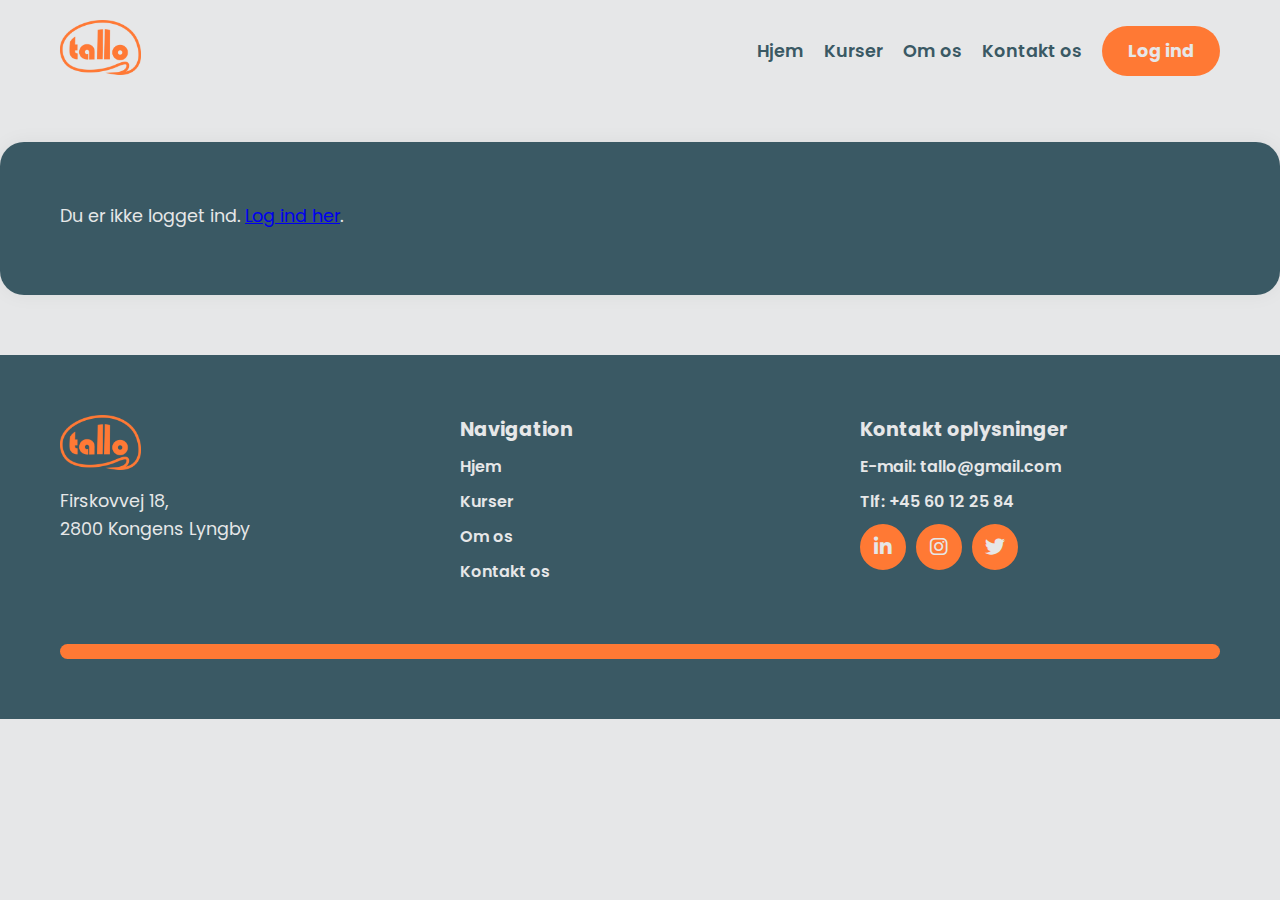
<file: profile.html>
<!DOCTYPE html>
<html lang="en">
  <head>
    <meta charset="UTF-8" />
    <meta name="viewport" content="width=device-width, initial-scale=1.0" />
    <!-- Sets theme-color for the UI, especially used for mobiles -->
    <meta name="theme-color" content="#3a5964" />
    <meta name="robots" content="noindex, nofollow" />
    <link rel="icon" type="x-icon" href="/img/icon-update.webp" />
    <title>Brugerprofil - Tallo</title>
    <link rel="stylesheet" href="style.css" />
    <script defer src="is-logged-in.js"></script>
    <script defer src="profile.js"></script>
    <script defer src="burgermenu.js"></script>
    <script defer src="btt.js"></script>
    <script defer src="login.js"></script>
    <script defer src="loader.js"></script>
  </head>
  <!-- Google tag (gtag.js) -->
  <script
    async
    src="https://www.googletagmanager.com/gtag/js?id=G-6Y6X7QG16Y"
  ></script>
  <script>
    window.dataLayer = window.dataLayer || [];
    function gtag() {
      dataLayer.push(arguments);
    }
    gtag("js", new Date());

    gtag("config", "G-6Y6X7QG16Y");
  </script>

  <body>
    <div id="loader">
      <img src="img/logo-normal-update.webp" alt="Logo" class="logo" />
      <div class="dots">
        <span class="loading-dot"></span>
        <span class="loading-dot"></span>
        <span class="loading-dot"></span>
      </div>
    </div>

    <div class="content" style="display: none">
      <button class="btt" aria-label="Til toppen"></button>
      <header>
        <div class="logo">
          <a href="index.html"
            ><img
              src="img/logo-normal-update.webp"
              alt="Tallo Logo"
              aria-label="Til forsiden"
          /></a>
        </div>

        <!-- Burger button (only shows on mobile) -->
        <button class="burger" id="burger" aria-label="Åben Menu">
          <span></span>
          <span></span>
          <span></span>
        </button>

        <nav role="navigation" id="mobile-nav">
          <a href="index.html">Hjem</a>
          <a href="courses.html">Kurser</a>
          <a href="about-us.html">Om os</a>
          <a href="contact.html">Kontakt os</a>
          <!-- Login / Profil -->
          <a
            href="login.html"
            class="login-btn"
            id="login-button"
            aria-label="Log ind på din profil"
            >Log ind</a
          >
          <a
            href="profile.html"
            class="login-btn"
            id="profile-link"
            style="display: none"
            aria-label="Gå til din profil"
            aria-current="Nuværende side"
            >Min profil</a
          >
        </nav>
      </header>

      <section id="profile" class="profile-container">
        <!-- This content will be generated dynamically -->
      </section>
      <footer>
        <div class="footer-container">
          <div class="footer left">
            <div class="logo">
              <a href="index.html"
                ><img
                  src="img/logo-normal-update.webp"
                  alt="Tallo Logo"
                  aria-label="Til forsiden"
              /></a>
            </div>
            <p>Firskovvej 18, <br />2800 Kongens Lyngby</p>
          </div>

          <div role="navigation" class="footer middle">
            <h4>Navigation</h4>
            <a href="index.html">Hjem</a>
            <a href="courses.html">Kurser</a>
            <a href="about-us.html">Om os</a>
            <a href="contact.html">Kontakt os</a>
          </div>

          <div class="footer right">
            <h4>Kontakt oplysninger</h4>
            <a href="mailto:contact@cphbusiness.dk">E-mail: tallo@gmail.com</a>
            <a href="tel:+4560122584">Tlf: +45 60 12 25 84</a>
            <div class="links">
              <a href="https://www.linkedin.com/in/" target="_blank"
                ><i class="fab fa-linkedin-in"></i
              ></a>
              <a href="https://www.instagram.com/" target="_blank"
                ><i class="fab fa-instagram"></i
              ></a>
              <a href="https://www.twitter.com/" target="_blank"
                ><i class="fab fa-twitter"></i
              ></a>
            </div>
          </div>
        </div>

        <div class="footer-line">
          <div class="line"></div>
        </div>
      </footer>
    </div>
  </body>
</html>
</file>
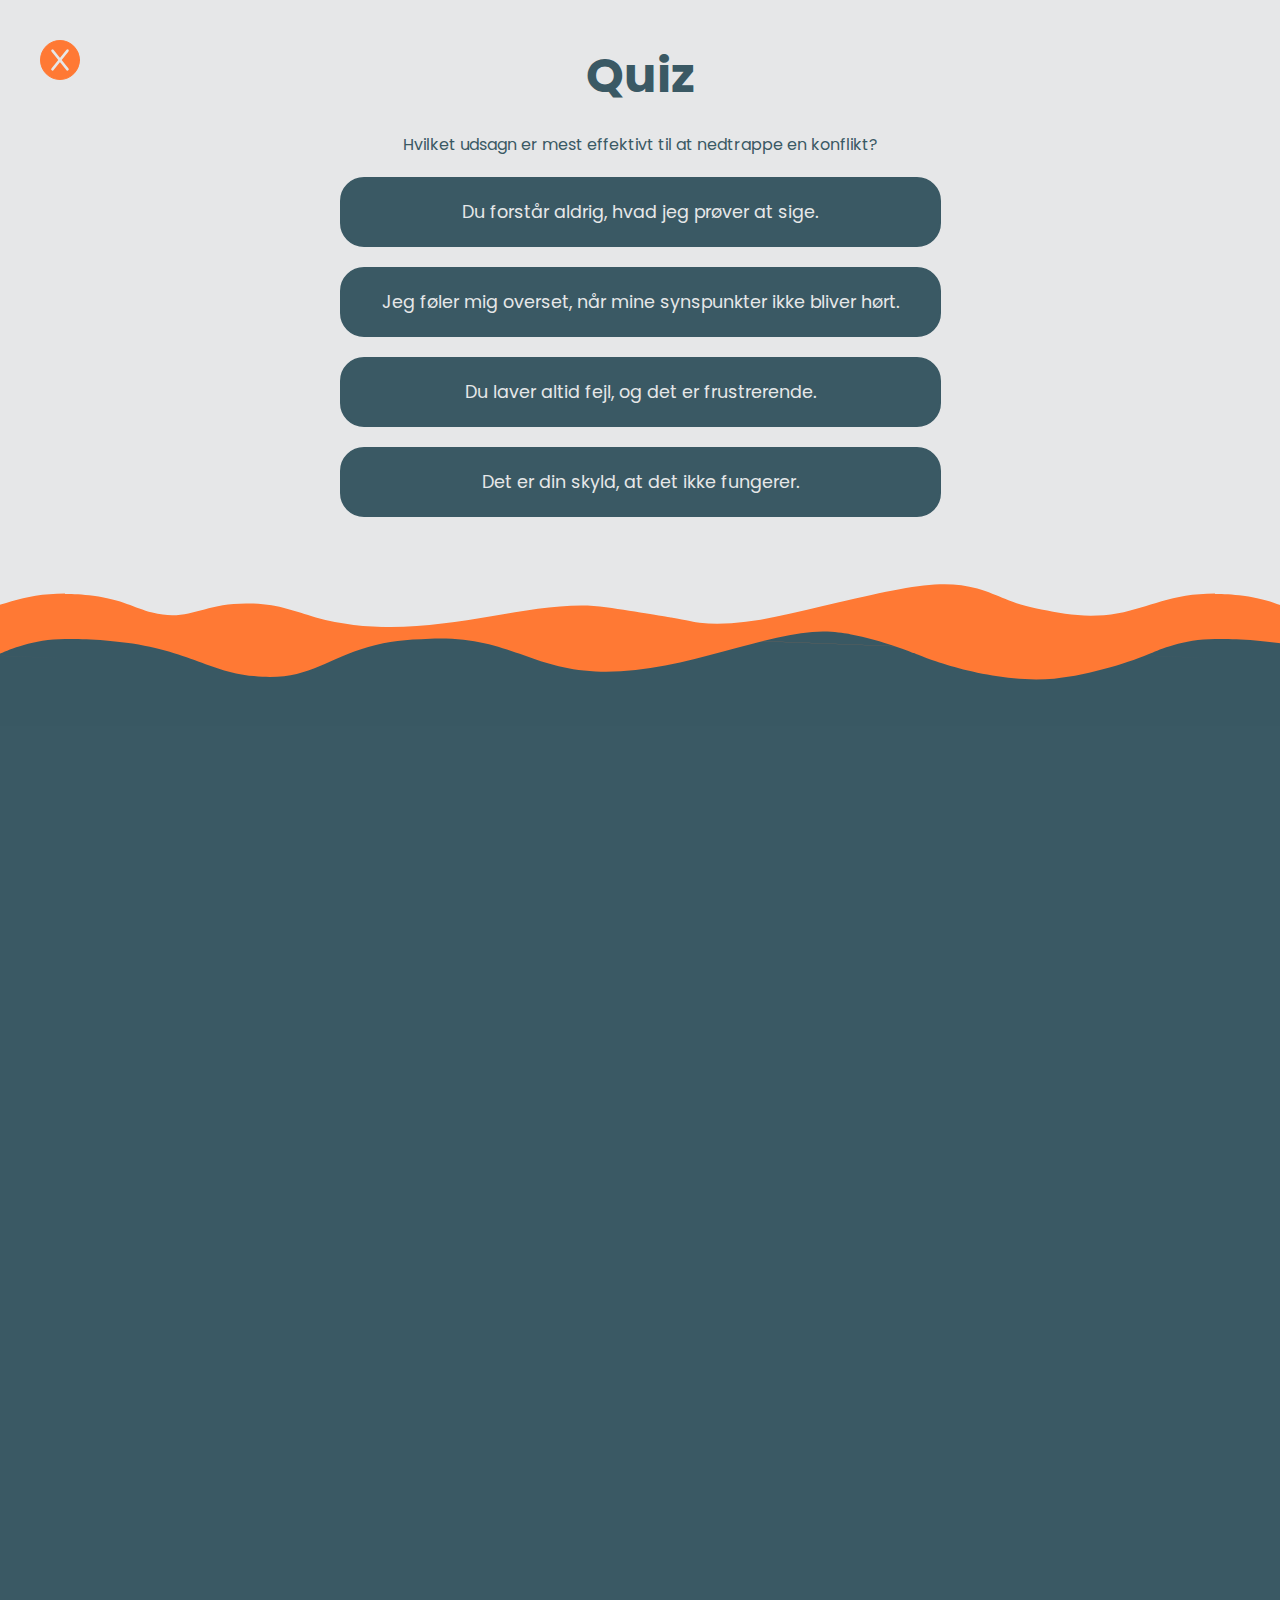
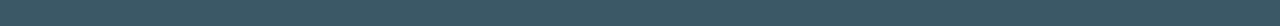
<file: quiz.html>
<html lang="da">

<head>
  <meta charset="UTF-8" />
  <meta name="viewport" content="width=device-width, initial-scale=1.0" />
  <!-- Sets theme-color for the UI, especially used for mobiles -->
  <meta name="theme-color" content="#3a5964" />
  <meta name="robots" content="noindex, nofollow" />
  <link rel="shortcut icon" type="x-icon" href="/img/icon-update.webp" />

  <title>Quiz 1 Kommunikation - Tallo</title>
  <link rel="stylesheet" href="style.css" />
  <script defer src="is-logged-in.js"></script>
  <script defer src="redirect.js"></script>
  <script defer src="quiz.js"></script>
  <script defer src="goback.js"></script>
  <script defer src="loader.js"></script>
</head>
<!-- Google tag (gtag.js) -->
<script async src="https://www.googletagmanager.com/gtag/js?id=G-6Y6X7QG16Y"></script>
<script>
  window.dataLayer = window.dataLayer || [];
  function gtag() { dataLayer.push(arguments); }
  gtag('js', new Date());

  gtag('config', 'G-6Y6X7QG16Y');
</script>

<body class="quiz-body">

    <div id="loader">
    <img src="img/logo-normal-update.webp" alt="Logo" class="logo" />
    <div class="dots">
      <span class="loading-dot"></span>
      <span class="loading-dot"></span>
      <span class="loading-dot"></span>
    </div>
  </div>
  
  <div class="content" style="display: none;">

  <a href="contact-course-1.html" class="go-back" ></a>

  <section class="quizz-content">
    <h1>Quiz</h1>
    <div id="quiz-container">
      <div id="question"></div>
      <div id="options"></div>
      <button class="cta-button" id="next-btn">Næste</button>
    </div>

    <div id="result"></div>

    <button class="cta-button" id="retake-btn">Gentag Quizzen</button>
  </section>
  <div class="waves quiz"></div>
  <div class="bluebox"></div>

</div>
</body>

</html>
</file>
<file: style.css>
@import url("https://fonts.googleapis.com/css2?family=Alex+Brush&family=Clicker+Script&family=Noto+Serif:ital,wght@0,100..900;1,100..900&family=Poppins:ital,wght@0,100;0,200;0,300;0,400;0,500;0,600;0,700;0,800;0,900;1,100;1,200;1,300;1,400;1,500;1,600;1,700;1,800;1,900&display=swap");
@import url("https://cdnjs.cloudflare.com/ajax/libs/font-awesome/6.5.1/css/all.min.css");

:root {
  /* Color's */
  --primer-color: #e6e7e8;
  --sekunder-color: #3a5964;
  --highlight-color: #ff7934;
  --links-color: #48c5ee;

  /* Text Variable's */
  --font-family: "poppins";
  --normal-text: 1.1em;
  --small-text: 0.8em;
  --h4: 1.2em;
  --h3: 1.4em;
  --h2: 1.8em;
  --h1: 3em;

  /* Frequent use of Variable's */
  --gap-0: 5px;
  --gap: 10px;
  --gap-1: 20px;
  --gap-2: 40px;
  --gap-3: 60px;
  --gap-4: 80px;
  --gap-5: 100px;
  --radius: 72px;
  --radius-2: 36px;
  --radius-3: 24px;
  --button: 0.6rem 1.5rem;
  --transsition: 0.2s ease-in-out;
  --max-width: 1300px;
}

* {
  margin: 0;
  padding: 0;
  box-sizing: border-box;
  font-family: var(--font-family);
}

body {
  margin: 0;
  background-color: var(--primer-color);
  color: var(--sekunder-color);
}

/* Navigation and header */

header {
  display: grid;
  grid-auto-flow: column;
  justify-content: space-between;
  align-items: center;
  padding-right: var(--gap-3);
  padding-left: var(--gap-3);
  margin-top: var(--gap-1);
  max-width: var(--max-width);
  margin-right: auto;
  margin-left: auto;
}

nav {
  display: grid;
  grid-auto-flow: column;
  gap: var(--gap-1);
  align-items: center;
}

nav a {
  text-decoration: none;
  color: var(--sekunder-color);
  font-weight: 600;
  font-size: var(--normal-text);
}

h1 {
  font-size: var(--h1);
  margin-bottom: var(--gap-1);
}

h2 {
  font-size: var(--h2);
}

h3 {
  font-size: var(--h3);
}

h4 {
  font-size: var(--h4);
}

p {
  font-size: var(--normal-text);
  line-height: 1.6;
}

nav a:hover {
  color: var(--highlight-color);
  transition: var(--transsition);
}

.logo a img {
  height: 55px;
  width: auto;
}

/* Burger menu default (hidden on desktop) */
.burger {
  display: none;
  flex-direction: column;
  justify-content: space-between;
  width: 24px;
  height: 18px;
  background: none;
  border: none;
  cursor: pointer;
  z-index: 1001;
  /* Make sure it's clickable */
}

.burger span {
  display: block;
  height: 3px;
  width: 100%;
  background: var(--sekunder-color);
  border-radius: 2px;
}

/* Button's */

.login-btn {
  background-color: var(--highlight-color);
  color: var(--primer-color);
  padding: var(--button);
  border-radius: var(--radius);
  border: 2px solid transparent;
  text-decoration: none;
  font-weight: bold;
  cursor: pointer;
}

.active {
  color: var(--highlight-color);
}

.cta-button {
  display: flex;
  align-items: center;
  gap: var(--gap-0);
  all: unset;
  background-color: var(--highlight-color);
  color: var(--primer-color);
  padding: var(--button);
  border-radius: var(--radius);
  /* fix later */
  font-weight: 600;
  border: 2px solid transparent;
  cursor: pointer;
  font-size: var(--normal-text);
  width: max-content;
  text-decoration: none;
}

.footer-cta {
  align-items: center;
  padding: var(--button);
  border-radius: var(--radius);
  display: flex;
  justify-content: center;
  gap: var(--gap-0);
  width: max-content;
}

.btt {
  all: unset;
  display: none;
  background-image: url("img/btt-2.svg");
  height: 60px;
  width: 60px;
  background-repeat: no-repeat;
  background-position: center center;
  background-size: contain;
  border-radius: var(--radius);
  position: fixed;
  z-index: 4;
  bottom: var(--gap-2);
  right: var(--gap-2);
  opacity: 0;
  transition: opacity 0.3s ease;
  cursor: pointer;
  box-shadow: #1c1c1c 0px 0px 10px 0px;
 will-change: opacity, transform;
  transform: translateZ(0);

  /* Add this: */
  display: block;             /* always block */
  pointer-events: none;       /* disable clicks when hidden */
}

.btt.visible {
  opacity: 1;
  pointer-events: auto;       /* enable clicks when visible */
  cursor: pointer;
}


/* Hover animation */
.cta-button:hover,
.login-btn:hover {
  transition: 0.4s ease-in-out;
  background-color: transparent;
  color: var(--highlight-color);
  border: 2px solid var(--highlight-color);
}

.hero {
  display: grid;
  grid-auto-flow: column;
  align-items: center;
  max-width: var(--max-width);
  margin-right: auto;
  margin-left: auto;
  padding: var(--gap-3);
  gap: var(--gap-2);

  /* Default for large screens: 2 columns */
  grid-template-columns: repeat(2, 1fr);
}

.hero p {
  margin-bottom: var(--gap-2);
  color: var(--sekunder-color);
}

.waves {
  height: 150px;
  background-image: url("img/waves-7.svg");
  background-repeat: repeat-x;
  background-size: auto;
  background-position: bottom;
}

/* Second section/introduction */
.intro-section {
  background-color: var(--sekunder-color);
  color: var(--primer-color);
}

.intro-content {
  display: grid;
  grid-auto-flow: column;
  grid-template-columns: 50%;
  align-items: center;
  gap: var(--gap-2);
  padding-left: var(--gap-3);
  padding-right: var(--gap-3);
  padding-top: var(--gap-);
  padding-bottom: var(--gap-2);
  max-width: var(--max-width);
  margin-right: auto;
  margin-left: auto;
}

.intro-image img {
  height: auto;
  width: 100%;
  max-height: 65vh;
  border-radius: var(--radius);
  object-fit: cover;
}

.intro-text h2 {
  color: var(--primer-color);
  margin-bottom: var(--gap-1);
}

.intro-text p {
  color: var(--primer-color);
  margin-bottom: var(--gap-2);
}

.feeder-text {
  max-width: 80%;
}

.courses {
  margin-top: var(--gap-2);
  padding-left: var(--gap-3);
  padding-right: var(--gap-3);
  max-width: var(--max-width);
  margin-right: auto;
  margin-left: auto;
  margin-bottom: var(--gap-3);
}

.courses p {
  padding-bottom: var(--gap-1);
}

.courses-content {
  display: flex;
  gap: var(--gap-1);
  align-items: stretch;
  /* Makes all boxes the same height */
}

.box {
  flex: 1;
  display: flex;
  flex-direction: column;
  background-color: var(--sekunder-color);
  box-sizing: border-box;
}

.bottom {
  display: flex;
  flex-direction: column;
  justify-content: space-between;
  flex-grow: 1;
  padding: var(--gap-2);
}



.top img, .top{
  height: 30vh;
  width: 100%;
  object-fit: fill;
}

.top-middle {
  background-image: url("img/katrineGlad.png");
  background-position: center;
  background-size: cover;
}

.top-right {
  background-image: url("img/lookAtScreen.png");
  background-position: center;
  background-size: cover;
}

.top-left {
  background-image: url("img/stock-img-6.webp");
  background-position: top;
  background-size: cover;
}

.bottom-text {
  color: var(--primer-color);
  padding-bottom: var(--gap-0);
  flex-grow: 1;
}

.box.left {
  border-radius: var(--radius) 0 0 var(--radius);
}

.top-left {
  border-radius: var(--radius) 0 0 0;
}

.box.right {
  border-radius: 0 var(--radius) var(--radius) 0;
}

.top-right {
  border-radius: 0 var(--radius) 0 0;
}

.cta-button img {
  height: 1.2em;
  width: auto;
  display: inline-block;
}

.scroll-btn{display: none;}

/* log in page */
.main-container {
  height: 70vh;
  display: flex;
  justify-content: center;
  align-items: center;
}

.login-box {
  background-color: var(--sekunder-color);
  color: var(--primer-color);
  border-radius: var(--radius-2);
  width: 280px;
  padding: var(--gap-1);
  text-align: center;
  display: flex;
  justify-content: center;
  width: max-content;
  position: relative;
}

.icon {
  position: absolute;
  top: 0;
  left: 50%;
  transform: translate(-50%, -50%);
  border-radius: 50%;
  padding: var(--gap);
}

.icon img {
  height: 100px;
  width: auto;
  object-fit: cover;
}

.login-box h1 {
  font-size: var(--h2);
  margin-top: var(--gap-2);
}

.login-box input[type="text"],
.login-box input[type="password"] {
  width: 100%;
  margin: var(--gap) 0;
  text-indent: 0.5rem;
  border: 2px solid var(--primer-color);
  background: var(--primer-color);
  cursor: pointer;
  border-radius: var(--radius-3);
  height: var(--gap-2);
}

.login-box input::placeholder {
  color: var(--sekunder-color);
  text-indent: 0rem;
}

.login-box input::placeholder {
  color: var(--sekunder-color);
  padding: var(--gap);
}

.login-options {
  display: flex;
  justify-content: space-between;
  align-items: center;
  font-size: var(--small-text);
  margin-top: var(--gap);
  color: var(--primer-color);
}

.remember-me {
  display: flex;
  align-items: center;
  gap: var(--gap);
}

.forgot-password {
  color: var(--links-color);
  text-decoration: none;
}

.forgot-password:hover {
  text-decoration: underline;
}

.login-box button {
  background: var(--highlight-color);
  width: 100%;
  font-size: var(--normal-text);
  margin-top: var(--gap-1);
  border-radius: var(--radius-3);
}

.login-box p {
  color: var(--primer-color);
}

.signup {
  font-size: var(--small-text);
  margin-top: var(--gap);
  color: var(--primer-color);
}

.signup a {
  color: var(--links-color);
  text-decoration: none;
}

.signup a:hover {
  text-decoration: underline;
}

.login-content {
  align-self: center;
  justify-content: center;
}

/* Profile Page Styles */
.profile-card {
  background-color: var(--sekunder-color);
  padding: var(--gap-3);
  margin: var(--gap-3) auto;
  border-radius: var(--radius-3);
  box-shadow: 0 0 20px rgba(0, 0, 0, 0.05);
  max-width: var(--max-width);
  color: var(--primer-color);
  text-align: left;
  display: flex;
  flex-direction: column;
  gap: var(--gap);
  /* Consistent spacing between unrelated elements */
}

.profile-avatar {
  width: 120px;
  height: 120px;
  object-fit: cover;
  border-radius: 50%;
  border: var(--gap-0) solid var(--highlight-color);
  margin-bottom: var(--gap-1);
  align-self: left;
}

.profile-card h1 {
  font-size: var(--h2);
  margin: 0;
}

.profile-card h2 {
  font-size: var(--normal-text);
  color: var(--highlight-color);
}

.profile-card p {
  margin-bottom: var(--gap-0);
}

.course-card {
  background-color: var(--sekunder-color);
  padding: var(--gap-3);
  margin: var(--gap-3) auto;
  border-radius: var(--radius-3);
  box-shadow: 0 0 20px rgba(0, 0, 0, 0.05);
  max-width: var(--max-width);
  text-align: left;
  display: flex;
  flex-direction: column;
  gap: var(--gap-1);
  color: var(--primer-color);
  /* Clear spacing between courses */
}

.course-card .course-header {
  display: flex;
  justify-content: space-between;
  align-items: center;
  margin-bottom: var(--gap-2);
}

.course-card .course-header h3 {
  margin: 0;
}

.course-card .course-header .cta-button {
  padding: 0.4rem 1rem;
  font-size: 0.9em;
}

.course {
  display: flex;
  align-items: center;
  justify-content: space-between;
  gap: var(--gap);
}

.course label {
  flex: 1;
  font-weight: 600;
  color: var(--primer-color);
}

.course span {
  width: 50px;
  text-align: right;
  font-weight: 600;
}

.progress-bar {
  flex: 3;
  background-color: var(--primer-color);
  border-radius: var(--gap);
  overflow: hidden;
  height: var(--gap);
}

.progress {
  height: 100%;
  background-color: var(--highlight-color);
  border-radius: var(--gap-1);
}

/* About us page */
.about-hero {
  display: flex;
  justify-content: center;
  align-items: center;
  text-align: center;
  padding: var(--gap-3);
}

.hero-text {
  max-width: var(--max-width);
}

.reverse {
  flex-direction: row-reverse;
  margin-top: 0;
  padding-top: 0;
}

/* Team section */
.team-section {
  text-align: center;
  padding: var(--gap-3) var(--gap-1);
  background-color: var(--primer-color);
  color: var(--sekunder-color);
}

.team-section h2 {
  margin-bottom: var(--gap-1);
}

.team-section p {
  margin-bottom: var(--gap-0);
}

.team-container {
  display: flex;
  flex-wrap: wrap;
  justify-content: space-between;
  align-items: flex-start;
  gap: var(--gap-2);
  max-width: var(--max-width);
  padding-left: var(--gap-3);
  padding-right: var(--gap-3);
  margin: auto;
}

/* Individual team card */
.team-card {
  background-color: var(--sekunder-color);
  border-radius: var(--radius-3);
  width: 220px;
  padding: var(--gap-1);
  color: var(--primer-color);
  box-shadow: 0 4px 10px rgba(0, 0, 0, 0.1);
  cursor: pointer;
  text-align: center;
  transition: transform 0.2s ease;
}

/* Hover animation */
.team-card:hover {
  transform: translateY(-5px);
}

.team-card img {
  width: 100%;
  border-radius: var(--radius-3);
}

.team-card h4 {
  color: var(--primer-color);
}

/* Hidden description box */
.team-info {
  max-height: 0;
  overflow: hidden;
  opacity: 0;
  transition: max-height 0.4s ease, opacity 0.4s ease;
  margin-top: 0;
  font-size: var(--small-text);
  line-height: 1.4;
  text-align: left;
}

/* Show only on active */
.team-card.active .team-info {
  max-height: 500px;
  opacity: 1;
}

.external-link{
  color: var(--highlight-color);
}

.external-link:visited{
  color: var(--highlight-color);
}




/* Infomation section */
.big-quote {
  display: flex;
  align-items: center;
  gap: var(--gap-1);
  margin-top: var(--gap-2);
  font-style: italic;
}

.quote-line {
  width: 5px;
  height: 100%;
  background-color: var(--highlight-color);
  min-height: 50px;
  border-radius: 2px;
}

/* Course page */
.kursus-content {
  max-width: var(--max-width);
  margin-left: auto;
  margin-right: auto;
  padding-left: var(--gap-3);
  padding-right: var(--gap-3);
  padding-bottom: var(--gap-3);
}

.kursus-button {
  margin-top: var(--gap-2);
}

.search-bar-header{
  text-align: center;
  margin-top: var(--gap-2);
}

.search-bar-content {
  max-width: var(--max-width);
  margin-left: auto;
  margin-right: auto;
  padding-left: var(--gap-3);
  padding-right: var(--gap-3);
  padding-top: var(--gap-1);
  padding-bottom: var(--gap-1);
  display: grid;
  grid-auto-flow: column;
  align-items: center;
  gap: var(--gap-1);
}

.hidden {
  display: none !important;
}

.search-bar input {
  border: unset;
  border: 2px solid var(--sekunder-color);
    background-color: var(--primer-color);
  color: var(--sekunder-color);
  border-radius: var(--radius-3);
  padding: var(--gap-0);
  text-align: center;
}

.input-wrapper {
  position: relative;
  width: 100%;
  max-width: var(--max-width);
}

.input-wrapper input {
  width: 100%;
  padding: var(--gap) var(--gap-2) var(--gap) var(--gap);
  /* padding-right i stedet for padding-left */
  border-radius: var(--radius-3);
  background-color: var(--primer-color);
  color: var(--sekunder-color);
  text-align: center;
}

.search-icon {
  position: absolute;
  fill: var(--highlight-color);
  /* Colored on the inside */
  stroke: var(--highlight-color);
  /* Color on stroke */
  stroke-width: var(--gap-3);
  right: var(--gap-0);
  top: 50%;
  transform: translateY(-50%);
  cursor: pointer;
}

.course-box {
  display: grid;
  grid-template-columns: 1fr 1fr;
  grid-template-areas: "image text";
  gap: var(--gap-2);
  max-width: var(--max-width);
  margin: 0 auto;
  padding: var(--gap-2) var(--gap-3);
}

.course-img {
  /* Although image is not a inherent value, it is used below to "swap" position */
  grid-area: image;
}

.course-text {
  grid-area: text;
}

/*  Swap layout for even boxes */
.course-box:nth-child(even) {
  grid-template-areas: "text image";
}

.course-box p {
  margin-bottom: var(--gap-2);
}

/* video-course Page */
/* Completion Screen Styling */
.video-container {
  display: flex;
  align-items: center;
  justify-content: center;
  min-height: 300px;
  /* match your video height */
  padding: var(--gap-2);
  background: var(--sekunder-color);
}

.video-container .completion-screen {
  background: var(--primer-color);
  color: var(--sekunder-color);
  border-radius: var(--radius-3);
  box-shadow: 0 8px 24px rgba(0, 0, 0, 0.15);
  padding: var(--gap-3) var(--gap-4);
  text-align: center;
  max-width: var(--max-width);
  width: 100%;
  animation: popIn 0.4s ease-out;
}

.video-container .completion-screen h2 {
  font-size: 2.5rem;
  margin-bottom: var(--gap-1);
  color: var(--sekunder-color);
}

.video-container .completion-screen p {
  font-size: 1.2rem;
  margin-bottom: var(--gap-2);
  line-height: 1.4;
}

.video-container .completion-screen .cta-button {
  font-size: 1.1rem;
  padding: var(--gap-1) var(--gap-3);
  border-radius: var(--radius-2);
  background: var(--highlight-color);
  color: var(--primer-color);
  transition: transform 0.2s ease;
}

.video-container .completion-screen .cta-button:hover {
  transform: scale(1.05);
}

/* Choice buttons */

#choice-container {
  position: absolute;
  bottom: var(--gap-4);
  left: 50%;
  transform: translateX(-50%);
  display: flex;
  gap: var(--gap-1);
  justify-content: center;
  align-items: flex-end;
  max-width: 100%;
  z-index: 10;
}

.choice-block {
  background-color: var(--sekunder-color);
  padding: var(--gap-0);
  border-radius: var(--radius-3);
  max-width: var(--max-width);
  width: auto;
  text-align: center;
  box-shadow: 0 2px 10px rgba(0, 0, 0, 0.2);
}

.choice-description {
  font-size: var(--normal-text);
  color: var(--primer-color);
  font-weight: 600;
  padding: var(--gap-0) var(--gap) 0 var(--gap-0);
}

/* little pop-in animation */
@keyframes popIn {
  from {
    transform: scale(0.8);
    opacity: 0;
  }

  to {
    transform: scale(1);
    opacity: 1;
  }
}

.course-video {
  height: 90vh;
  width: 100%;
  background-color: var(--sekunder-color);
}

.go-back {
  all: unset;
  background-image: url("img/close-2.svg");
  height: var(--gap-2);
  width: var(--gap-2);
  background-repeat: no-repeat;
  background-position: unset;
  position: absolute;
  z-index: 4;
  top: var(--gap-2);
  left: var(--gap-2);
  cursor: pointer;
}

.course-content {
  display: grid;
  grid-auto-flow: row;
  row-gap: var(--gap-0);
  margin: 0 auto;
  max-width: var(--max-width);
  padding: var(--gap-1) var(--gap-3);
}

video {
  height: 85vh;
}

#options-container {
  display: none;
  position: absolute;
  bottom: var(--gap-3);
}

.choice-button {
  margin: var(--gap-1) var(--gap-3);
  scale: 1;
}

/* Contact us Page */

.contact-container {
  display: grid;
  grid-auto-flow: column;
  max-width: var(--max-width);
  margin-right: auto;
  margin-left: auto;
  padding-left: var(--gap-3);
  padding-right: var(--gap-3);
  text-align: center;
  justify-content: space-between;
  padding-bottom: var(--gap-2);
}

.contact-container img {
  height: var(--gap-2);
}

.fomular-container {
  display: grid;
  grid-auto-flow: column;
  max-width: var(--max-width);
  margin-right: auto;
  margin-left: auto;
  padding-left: var(--gap-3);
  padding-right: var(--gap-3);
}

/* Map location */
.map-container {
  max-width: var(--max-width);
  margin-right: auto;
  margin-left: auto;
  padding-left: var(--gap-3);
  padding-right: var(--gap-3);
  padding-top: var(--gap-2);
  padding-bottom: var(--gap-2);
}

.map-container iframe {
  border-radius: var(--radius-3);
  width: 100%;
}

.contact-container {
  max-width: var(--max-width);
  display: flex;
  align-items: center;
  justify-content: space-evenly;
}

.contact-left {
  display: flex;
  flex-direction: column;
  align-items: start;
  gap: var(--gap-1);
}

.contact-title h2 {
  font-weight: 600;
  color: var(--primer-color);
  margin-bottom: var(--gap);
}

.contact-title hr {
  border: none;
  width: 120px;
  height: var(--gap-0);
  background-color: var(--highlight-color);
  border-radius: var(--radius-3);
}

.contact-inputs {
  width: 400px;
  height: 50px;
  border: none;
  outline: none;
  padding-left: var(--gap-1);
  font-weight: 500;
  color: #666;
  border-radius: var(--radius-2);
  background-color: var(--primer-color);
}

.contact-left textarea {
  height: 140px;
  padding-top: var(--gap);
  border-radius: var(--radius-3);
}

.contact-inputs:focus {
  border: 2px solid var(--highlight-color);
}

.contact-left button {
  display: flex;
  align-items: center;
  padding: 15px 30px;
  font-size: var(--normal-text);
  gap: var(--gap-1);
  cursor: pointer;
}

.contact-right img {
  width: 100%;
  margin: var(--gap-2);
  height: auto;
  border-radius: var(--radius);
}

/* Quiz Page */
.bluebox {
  background-color: var(--sekunder-color);
  height: 100%;
}

.quizz-content {
  display: flex;
  flex-direction: column;
  flex-wrap: wrap;
  text-align: center;
  align-items: center;
  justify-content: center;
  max-width: var(--max-width);
  margin-right: auto;
  margin-left: auto;
  padding-right: var(--gap-3);
  padding-left: var(--gap-3);
  padding-top: var(--gap-2);
  width: 100%;
}

.option-btn {
  display: block;
  color: var(--primer-color);
  margin-top: var(--gap-1);
  padding: var(--gap-1) var(--gap-2);
  font-size: var(--normal-text);
  border: 2px solid var(--sekunder-color);
  border-radius: var(--radius-3);
  cursor: pointer;
  text-align: center;
  background-color: var(--sekunder-color);
  align-self: center;
  justify-self: center;
  width: 100%;
}

/* Hover effect */
.option-btn:hover {
  background-color: transparent;
  color: var(--sekunder-color);
}

/* Disabled button style */
.option-btn:disabled {
  background-color: var(--primer-color);
  color: var(--sekunder-color);
  cursor: not-allowed;
}

/* Correct answer style */
.option-btn.correct {
  background-color: #4caf50;
  color: white;
}

/* Incorrect answer style */
.option-btn.incorrect {
  background-color: #f44336;
  color: white;
}

#next-btn {
  margin-top: var(--gap);
  opacity: 0;
  /* Start fully transparent */
  pointer-events: none;
  /* Prevent clicks when invisible */
  transition: opacity 0.3s ease;
  /* Smooth fade-in */
}

#next-btn.visible {
  opacity: 1;
  /* Make it visible */
  pointer-events: auto;
  /* Enable clicking */
}

#retake-btn {
  display: none;
  margin-top: var(--gap-1);
  align-self: center;
  /* centre in flex container */
}

#result {
  font-size: var(--h4);
  font-weight: bold;
}

/* 404 Page | not-ready */
.notfound-page {
  position: relative;
  min-height: 100vh;
  display: flex;
  flex-direction: column;
}

/* Center and pad the “not found” message */
.notfound-page .notfound-container {
  flex: 1;
  /* Take up all free space */
  display: flex;
  flex-direction: column;
  justify-content: center;
  align-items: center;
  text-align: center;
  max-width: var(--max-width);
  margin: 0 auto;
  padding: var(--gap-3) var(--gap-2);
}

.notfound-container {
  gap: var(--gap-0);
}

/* Here comes the Footer */
footer {
  background-color: var(--sekunder-color);
  color: var(--primer-color);
  padding-bottom: var(--gap-3);
}

.footer-container {
  max-width: var(--max-width);
  margin: 0 auto;
  display: grid;
  grid-template-columns: repeat(3, 1fr);
  gap: var(--gap-2);
  padding: var(--gap-3);
  text-align: left;
}

.footer {
  display: flex;
  flex-direction: column;
  gap: var(--gap);
}

.logo-2 {
  color: var(--highlight-color);
}

/* Links to our Socials */
.links {
  display: flex;
  flex-direction: row;
  gap: 10px;
}

.links a {
  display: flex;
  align-items: center;
  justify-content: center;
  height: 46px;
  width: 46px;
  background-color: var(--highlight-color);
  color: var(--footer-color);
  border-radius: 50%;
  border: 2px solid var(--highlight-color);
  text-decoration: none;
  font-size: 20px;
  transition: 0.4s;
}

.links a:hover {
  transition: 0.4s ease-out;
  background-color: transparent;
  color: var(--highlight-color);
  border: 2px solid var(--highlight-color);
}

.footer a:hover {
  color: var(--highlight-color);
  transition: var(--transsition);
  padding-left: 2px;
}

.footer a {
  text-decoration: none;
  color: var(--primer-color);
  font-weight: 600;
}

.line {
  height: 15px;
  background-color: var(--highlight-color);
  border-radius: var(--radius);
}

.footer-line {
  max-width: var(--max-width);
  margin-right: auto;
  margin-left: auto;
  padding-left: var(--gap-3);
  padding-right: var(--gap-3);
}

@media (max-width: 1200px) {

    .hero,
  .intro-content,
  .courses,
  .profile-content,
  .profile-top,
  .my-courses,
  .team-container,
  .fomular-container,
  .quizz-content,
  .kursus-content,
  .search-bar-content,
  .footer-container,
  .map-container,
  .formular-container,
  .course-box {
    padding-left: var(--gap-4);
    padding-right: var(--gap-4);
    padding-bottom: var(--gap-2);
  }
 .intro-content {
    grid-auto-flow: row;
    width: 100%;
    grid-template-columns: 100%;
  }

  .intro-image img {
    border-radius: var(--radius-2);
  }
   
  /* Courses resume front page */

  .top-left,
  .top-right,
  .top-middle {
    border-radius: var(--radius) var(--radius) 0 0;
  }

  .box,
  .box.left,
  .box.right {
    border-radius: var(--radius);
  }

  .courses {
  position: relative;
  overflow: hidden;
}
.courses-content {
  display: grid;
  grid-auto-flow: column;
  grid-auto-columns: 100%;
  scroll-snap-type: x mandatory;
  overflow-x: auto;
  scroll-behavior: smooth;
  gap: var(--gap-2);

  /* Added for smooth momentum scrolling on iOS */
  -webkit-overflow-scrolling: touch;

  /* Hint browser for smooth animations */
  will-change: transform;
}

.box {
  scroll-snap-align: start;
  overflow: hidden;
  display: flex;
  flex-direction: column;

  /* Added to prevent shrinking and stabilize layout */
  min-width: 100%;
  flex-shrink: 0;

  /* Hint browser for smooth animations */
  will-change: transform;
}

.top img, .top {
  width: 100%;
  height: 40vh;
  object-fit: fill;
}

.scroll-btn {
  display: flex;
  justify-content: center;
  align-items: center;
  position: absolute;
  top: 50%;
  transform: translateY(-50%);
  background: var(--highlight-color);
  color: var(--primer-color);
  border: none;
  font-size: 3rem;
  z-index: 2;
  border-radius: 50%;
  height: 60px;
  width: 60px;
}

.left-btn {
  left: var(--gap-1);
}

.right-btn {
  right: var(--gap-1);
}

.dots {
  display: flex;
  justify-content: center;
  margin-top: 1rem;
  gap: 0.5rem;
}

.dots .dot {
  width: 12px;
  height: 12px;
  border-radius: 50%;
  background: var(--sekunder-color);
  cursor: pointer;
}

.dots .dot.active {
  background: var(--highlight-color);
}




}


/* Responsive layout - bigger phones*/
@media (max-width: 850px) {
  html,
  body {
    overflow-x: hidden;
    scroll-behavior: smooth;
    /* Disable horizontal scrolling */
  }

  header {
    grid-template-columns: auto auto;
    grid-auto-flow: row;
    position: relative;
    padding: 0 var(--gap-2);
  }

  h1 {
    font-size: var(--h2);
    padding-top: var(--gap-1);
  }

  h2 {
    font-size: var(--h3);
  }

  h3 {
    font-size: var(--h4);
  }

  h4 {
    font-size: var(--normal-text);
  }

  p {
    font-size: var(--small-text);
  }

  .line {
    display: none;
  }

  .burger {
    display: flex;
    position: absolute;
    justify-content: space-between;
    /* Space out lines */
    z-index: 1001;
    right: var(--gap-3);
  }

  .burger span {
    background-color: var(--highlight-color);
    /* Set burgerMenu lines color */
    width: var(--gap-2);
    margin: 2px;
    padding: 3px;
    border-radius: var(--radius-3);
  
  }

  nav {
    position: absolute;
    top: var(--gap-4);
    right: var(--gap-1);
    border-radius: var(--radius-3);
    background: var(--sekunder-color);
    flex-direction: column;
    align-items: center;
    gap: var(--gap-1);
    padding: var(--gap-2);
    box-shadow: rgba(0, 0, 0, 0.18) 0px 2px 4px;
    z-index: 1000;
    display: none;
    /* Always use flex */
  }

  nav a {
    font-size: var(--normal-text);
    padding: var(--gap-0);
    width: 100%;
    text-align: center;
    color: var(--primer-color);
  }

  nav.show {
    display: flex;
    pointer-events: auto;
  }

  .hero {
    grid-template-columns: 1fr;
    /* Ensure 1 column on mobile */
    padding: var(--gap-1);
    /* Reduce padding on mobile */
    gap: var(--gap-1);
    /* Reduce gap on mobile */
    text-align: center;
  }

  .hero h1 {
    font-size: var(--h2);
  }

  .waves {
    height: var(--gap-3);
    background-image: url("img/waves-7.svg");
  }

  .hero,
  .intro-content,
  .courses,
  .profile-content,
  .profile-top,
  .my-courses,
  .team-container,
  .fomular-container,
  .quizz-content,
  .kursus-content,
  .search-bar-content,
  .footer-container,
  .map-container,
  .formular-container,
  .course-box {
    padding-left: var(--gap-1);
    padding-right: var(--gap-1);
    padding-bottom: var(--gap-2);
  }


  

  .profile-card,
  .login-box {
    margin-left: var(--gap-1);
    margin-right: var(--gap-1);
  }

  .profile-card {
    padding-left: var(--gap-1);
    padding-right: var(--gap-1);
  }

  .hidden-mobile {
    display: none;
  }

  .course-content {
    padding: var(--gap-1) var(--gap-2);
  }

  #course-mobile {
    padding-top: var(--gap-5);
  }

  /* Quiz */

  /* Courses resume front page */

  .top-left,
  .top-right,
  .top-middle {
    border-radius: var(--radius) var(--radius) 0 0;
  }

  .box,
  .box.left,
  .box.right {
    border-radius: var(--radius);
  }

  .course-box {
    grid-template-columns: 1fr;
    grid-template-areas:
      "image"
      "text";
  }

  .course-box:nth-child(even) {
    grid-template-areas:
      "image"
      "text";
  }

  .intro-content {
    grid-auto-flow: row;
    width: 100%;
    grid-template-columns: 100%;
  }

  .intro-image img {
    border-radius: var(--radius-2);
  }

  .courses-content {
    flex-direction: column;
  }

  /* Contact form */

  .contact-inputs {
    width: 80vw;
  }

  .contacts {
    flex: 1 1 100%;
  }

  .contact-container,
  .formular-container {
    flex-direction: column;
    align-items: stretch;
  }

  .formular,
  .intro-image,
  .contact-left,
  .contact-right {
    flex: 1 1 100%;
    align-items: center;
  }

  /* Profile Page */
  .profile-avatar {
    align-self: center;
    /* Keeps image centered */
  }

  .footer-container {
    grid-template-columns: repeat(2, 1fr);
  }

  .footer.right {
    grid-column: 1 / -1;
  }
}

/* small phone */
@media (max-width: 600px) {


  .map-container h2 {
    text-align: center;
    padding: 0;
  }

  .info-image img {
    width: 100%;
  }

    .courses-content {
    display: grid;
    grid-auto-flow: row;
    grid-auto-columns: auto;

    
  } 

   .courses-content {
    scroll-behavior: auto;           /* Disable smooth scroll on small screens */
    -webkit-overflow-scrolling: touch; /* Enable momentum scrolling on iOS */
  }


  .scroll-btn{display: none;}

   .team-container {
    flex-direction: column;
    align-items: center;
  }

  .footer-container {
    grid-template-columns: 1fr;
    text-align: left;
  }

  .footer {
    align-items: left;
  }

  .footer.left,
  .footer.middle,
  .footer.right {
    grid-column: auto;
  }


}
</file>
